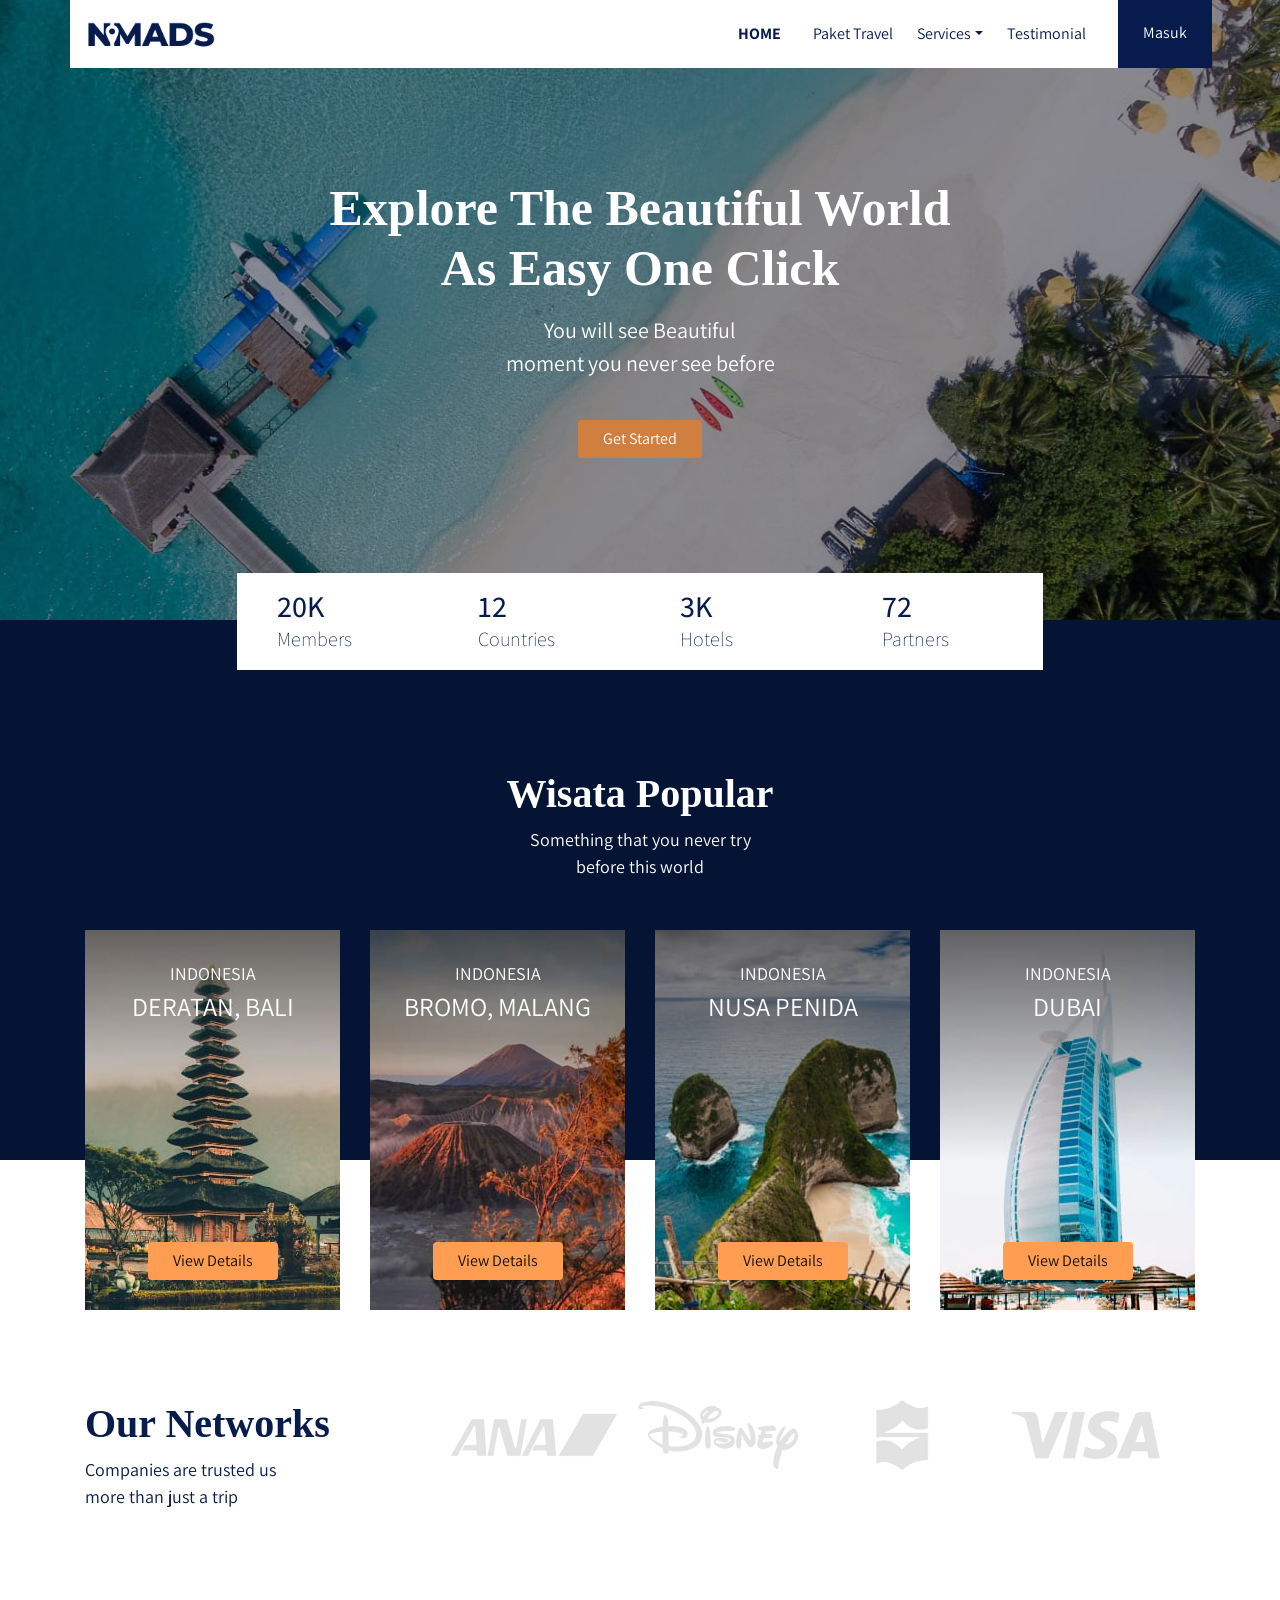
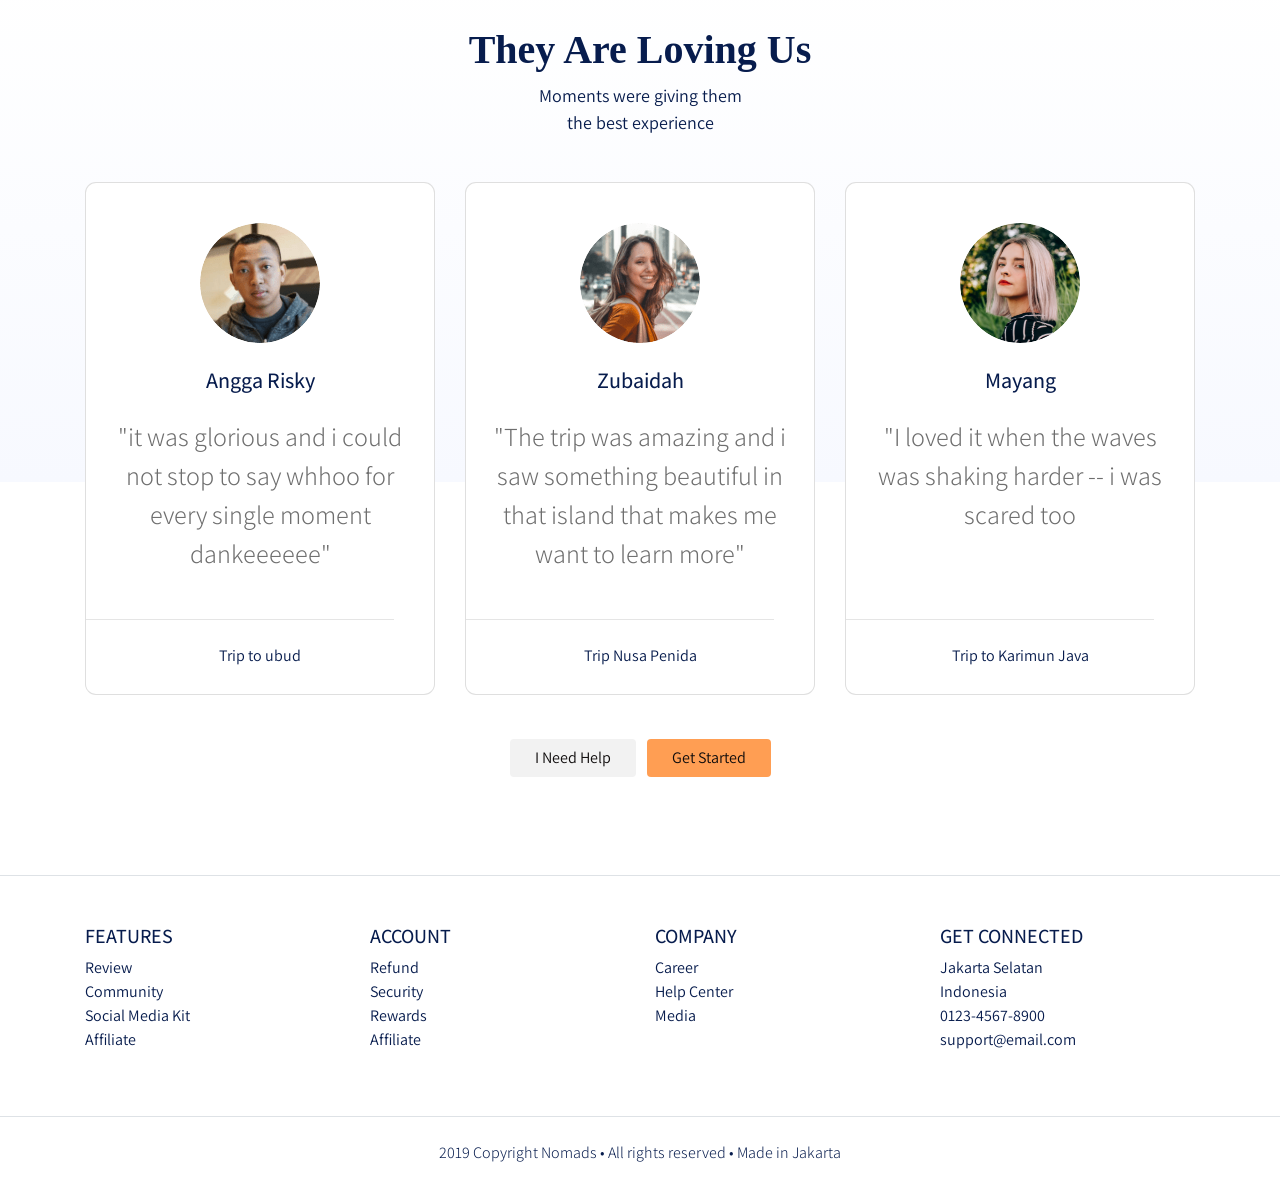
<file: index.html>
<!DOCTYPE html>
<html lang="en">
  <head>
    <meta charset="UTF-8" />
    <meta http-equiv="X-UA-Compatible" content="IE=edge" />
    <meta name="viewport" content="width=device-width, initial-scale=1.0" />
    <title>Document</title>
    <link
      rel="stylesheet"
      href="frontend/libraries/bootstrap/css/bootstrap.css"
    />
    <link rel="stylesheet" href="frontend/styles/main.css" />
    <link
      href="https://fonts.googleapis.com/css?family=Assistant:200,400,700&&display=swap"
      rel="stylesheet"
    />
  </head>

  <body>
    <!-- Navbar -->
    <div class="container">
      <nav class="row navbar navbar-expand-lg navbar-light bg-white">
        <a href="#" class="navbar-brand">
          <img src="frontend/images/logo.png" alt="" />
        </a>

        <button
          class="navbar-toggler navbar-toggler-right"
          type="button"
          data-toggle="collapse"
          data-target="#navb"
        >
          <span class="navbar-toggler-icon"></span>
        </button>

        <!-- Menu -->
        <div class="collapse navbar-collapse" id="navb">
          <ul class="navbar-nav ml-auto mr-3">
            <li class="nav-item mx-md-2">
              <a href="#" class="nav-link active">HOME</a>
            </li>
            <li class="nav-item mx-md-2">
              <a href="#" class="nav-link">Paket Travel</a>
            </li>
            <li class="nav-item dropdown">
              <a
                href="#"
                class="nav-link dropdown-toggle"
                id="navbardrop"
                data-toggle="dropdown"
              >
                Services</a
              >

              <div class="dropdown-menu">
                <a class="dropdown-item" href="#">Link 1</a>
                <a class="dropdown-item" href="#">Link 2</a>
                <a class="dropdown-item" href="#">Link 3</a>
              </div>
            </li>
            <li class="nav-item mx-md-2">
              <a href="#" class="nav-link">Testimonial</a>
            </li>
          </ul>

          <!-- Mobile Button -->
          <form class="form-inline d-sm block d-md-none">
            <button class="btn btn-login my-2 my-sm-0 px-4">Masuk</button>
          </form>

          <!-- Desktop Button -->
          <form class="form-inline my-2 my-lg-0 d-none d-md-block">
            <button class="btn btn-login btn-navbar-right my-2 my-sm-0 px-4">
              Masuk
            </button>
          </form>
        </div>
      </nav>
    </div>

    <!-- Header -->
    <header class="text-center">
      <h1>
        Explore The Beautiful World
        <br />
        As Easy One Click
      </h1>
      <p class="mt-3">
        You will see Beautiful
        <br />
        moment you never see before
      </p>
      <a href="#" class="btn btn-get-started px-4 mt-4"> Get Started </a>
    </header>

    <!-- Header Statistik -->
    <main>
      <div class="container">
        <section class="section-stats row justify-content-center" id="stats">
          <div class="col-3 col-md-2 stats-detail">
            <h2>20K</h2>
            <p>Members</p>
          </div>
          <div class="col-3 col-md-2 stats-detail">
            <h2>12</h2>
            <p>Countries</p>
          </div>
          <div class="col-3 col-md-2 stats-detail">
            <h2>3K</h2>
            <p>Hotels</p>
          </div>
          <div class="col-3 col-md-2 stats-detail">
            <h2>72</h2>
            <p>Partners</p>
          </div>
        </section>
      </div>

      <section class="section-popular" id="popular">
        <div class="container">
          <div class="row">
            <div class="col text-center section-popular-heading">
              <h2>Wisata Popular</h2>
              <p>
                Something that you never try
                <br />
                before this world
              </p>
            </div>
          </div>
        </div>
      </section>

      <section class="section-popular-content" id="popularContent">
        <div class="container">
          <div class="section-pupolar-travel row justify-content-center">
            <div class="col-sm-6 col-md-4 col-lg-3">
              <div
                class="card-travel text-center d-flex flex-column"
                style="background-image: url(frontend/images/travel-1.jpg)"
              >
                <div class="travel-country">INDONESIA</div>
                <div class="travel-location">DERATAN, BALI</div>
                <div class="travel-button mt-auto">
                  <a href="details.html" class="btn btn-travel-details px-4">
                    View Details
                  </a>
                </div>
              </div>
            </div>

            <div class="col-sm-6 col-md-4 col-lg-3">
              <div
                class="card-travel text-center d-flex flex-column"
                style="background-image: url(frontend/images/travel-2.jpg)"
              >
                <div class="travel-country">INDONESIA</div>
                <div class="travel-location">BROMO, MALANG</div>
                <div class="travel-button mt-auto">
                  <a href="details.html" class="btn btn-travel-details px-4">
                    View Details
                  </a>
                </div>
              </div>
            </div>

            <div class="col-sm-6 col-md-4 col-lg-3">
              <div
                class="card-travel text-center d-flex flex-column"
                style="background-image: url(frontend/images/travel-3.jpg)"
              >
                <div class="travel-country">INDONESIA</div>
                <div class="travel-location">NUSA PENIDA</div>
                <div class="travel-button mt-auto">
                  <a href="details.html" class="btn btn-travel-details px-4">
                    View Details
                  </a>
                </div>
              </div>
            </div>

            <div class="col-sm-6 col-md-4 col-lg-3">
              <div
                class="card-travel text-center d-flex flex-column"
                style="background-image: url(frontend/images/travel-4.jpg)"
              >
                <div class="travel-country">INDONESIA</div>
                <div class="travel-location">DUBAI</div>
                <div class="travel-button mt-auto">
                  <a href="details.html" class="btn btn-travel-details px-4">
                    View Details
                  </a>
                </div>
              </div>
            </div>
          </div>
        </div>
      </section>

      <section class="section-networks">
        <div class="container">
          <div class="row">
            <div class="col-md-4">
              <h2>Our Networks</h2>
              <p>
                Companies are trusted us
                <br />
                more than just a trip
              </p>
            </div>
            <div class="col-me-8 text-center">
              <img
                src="frontend/images/partner.png"
                alt="Logo Partner"
                class="img-partner"
              />
            </div>
          </div>
        </div>
      </section>

      <section class="section-testimonial-heading" id="testimonialHeading">
        <div class="container">
          <div class="row">
            <div class="col text-center">
              <h2>They Are Loving Us</h2>
              <p>
                Moments were giving them
                <br />
                the best experience
              </p>
            </div>
          </div>
        </div>
      </section>

      <section
        class="section section-testimonial-content"
        id="testimonial-content"
      >
        <div class="container">
          <div class="section-popular-travel row justify-content-center">
            <div class="col-sm 6 col-md-6 col-lg-4">
              <div class="card card-testimonial text-center">
                <div class="testimonial-content">
                  <img
                    src="frontend/images/avatar-1.png"
                    alt="User"
                    class="mb-4 rounded-circle"
                  />
                  <h3 class="mb-4">Angga Risky</h3>
                  <p class="testimonial">
                    "it was glorious and i could not stop to say whhoo for every
                    single moment dankeeeeee"
                  </p>
                </div>
                <hr />
                <p class="trip-tp mt-2">Trip to ubud</p>
              </div>
            </div>
            <div class="col-sm 6 col-md-6 col-lg-4">
              <div class="card card-testimonial text-center">
                <div class="testimonial-content">
                  <img
                    src="frontend/images/avatar-2.png"
                    alt="User"
                    class="mb-4 rounded-circle"
                  />
                  <h3 class="mb-4">Zubaidah</h3>
                  <p class="testimonial">
                    "The trip was amazing and i saw something beautiful in that
                    island that makes me want to learn more"
                  </p>
                </div>
                <hr />
                <p class="trip-tp mt-2">Trip Nusa Penida</p>
              </div>
            </div>
            <div class="col-sm 6 col-md-6 col-lg-4">
              <div class="card card-testimonial text-center">
                <div class="testimonial-content">
                  <img
                    src="frontend/images/avatar-3.png"
                    alt="User"
                    class="mb-4 rounded-circle"
                  />
                  <h3 class="mb-4">Mayang</h3>
                  <p class="testimonial">
                    "I loved it when the waves was shaking harder -- i was
                    scared too
                  </p>
                </div>

                <hr />
                <p class="trip-tp mt-2">Trip to Karimun Java</p>
              </div>
            </div>
          </div>

          <div class="row">
            <div class="col-12 text-center">
              <a href="#" class="btn btn-need-help px-4 mt-4 mx-1">
                I Need Help
              </a>
              <a href="#" class="btn btn-get-started px-4 mt-4 mx-1">
                Get Started
              </a>
            </div>
          </div>
        </div>
      </section>
    </main>

    <!-- Footer -->
    <footer class="section-footer mt-5 mb-4 border-top">
      <div class="container pt-5 pb-5">
        <div class="row justify-content-center">
          <div class="col-12">
            <div class="row">
              <div class="col-12 col-lg-3">
                <h5>FEATURES</h5>
                <ul class="list-unstyled">
                  <li><a href="#">Review</a></li>
                  <li><a href="#">Community</a></li>
                  <li><a href="#">Social Media Kit</a></li>
                  <li><a href="#">Affiliate</a></li>
                </ul>
              </div>
              <div class="col-12 col-lg-3">
                <h5>ACCOUNT</h5>
                <ul class="list-unstyled">
                  <li><a href="#">Refund</a></li>
                  <li><a href="#">Security</a></li>
                  <li><a href="#">Rewards</a></li>
                  <li><a href="#">Affiliate</a></li>
                </ul>
              </div>
              <div class="col-12 col-lg-3">
                <h5>COMPANY</h5>
                <ul class="list-unstyled">
                  <li><a href="#">Career</a></li>
                  <li><a href="#">Help Center</a></li>
                  <li><a href="#">Media</a></li>
                </ul>
              </div>
              <div class="col-12 col-lg-3">
                <h5>GET CONNECTED</h5>
                <ul class="list-unstyled">
                  <li><a href="#">Jakarta Selatan</a></li>
                  <li><a href="#">Indonesia</a></li>
                  <li><a href="#">0123-4567-8900</a></li>
                  <li><a href="#">support@email.com</a></li>
                </ul>
              </div>
            </div>
          </div>
        </div>
      </div>

      <div class="container-fluid">
        <div
          class="row border-top justify-content-center align-items-center pt-4"
        >
          <div class="col-auto text-gray-500 font-weight-light">
            2019 Copyright Nomads • All rights reserved • Made in Jakarta
          </div>
        </div>
      </div>
    </footer>
    <!-- Script -->
    <script src="frontend/libraries/jquery/jquery-3.4.1.min.js"></script>
    <script src="frontend/libraries/bootstrap/js/bootstrap.js"></script>
    <script src="frontend/libraries/retina/retina.min.js"></script>
  </body>
</html>
</file>
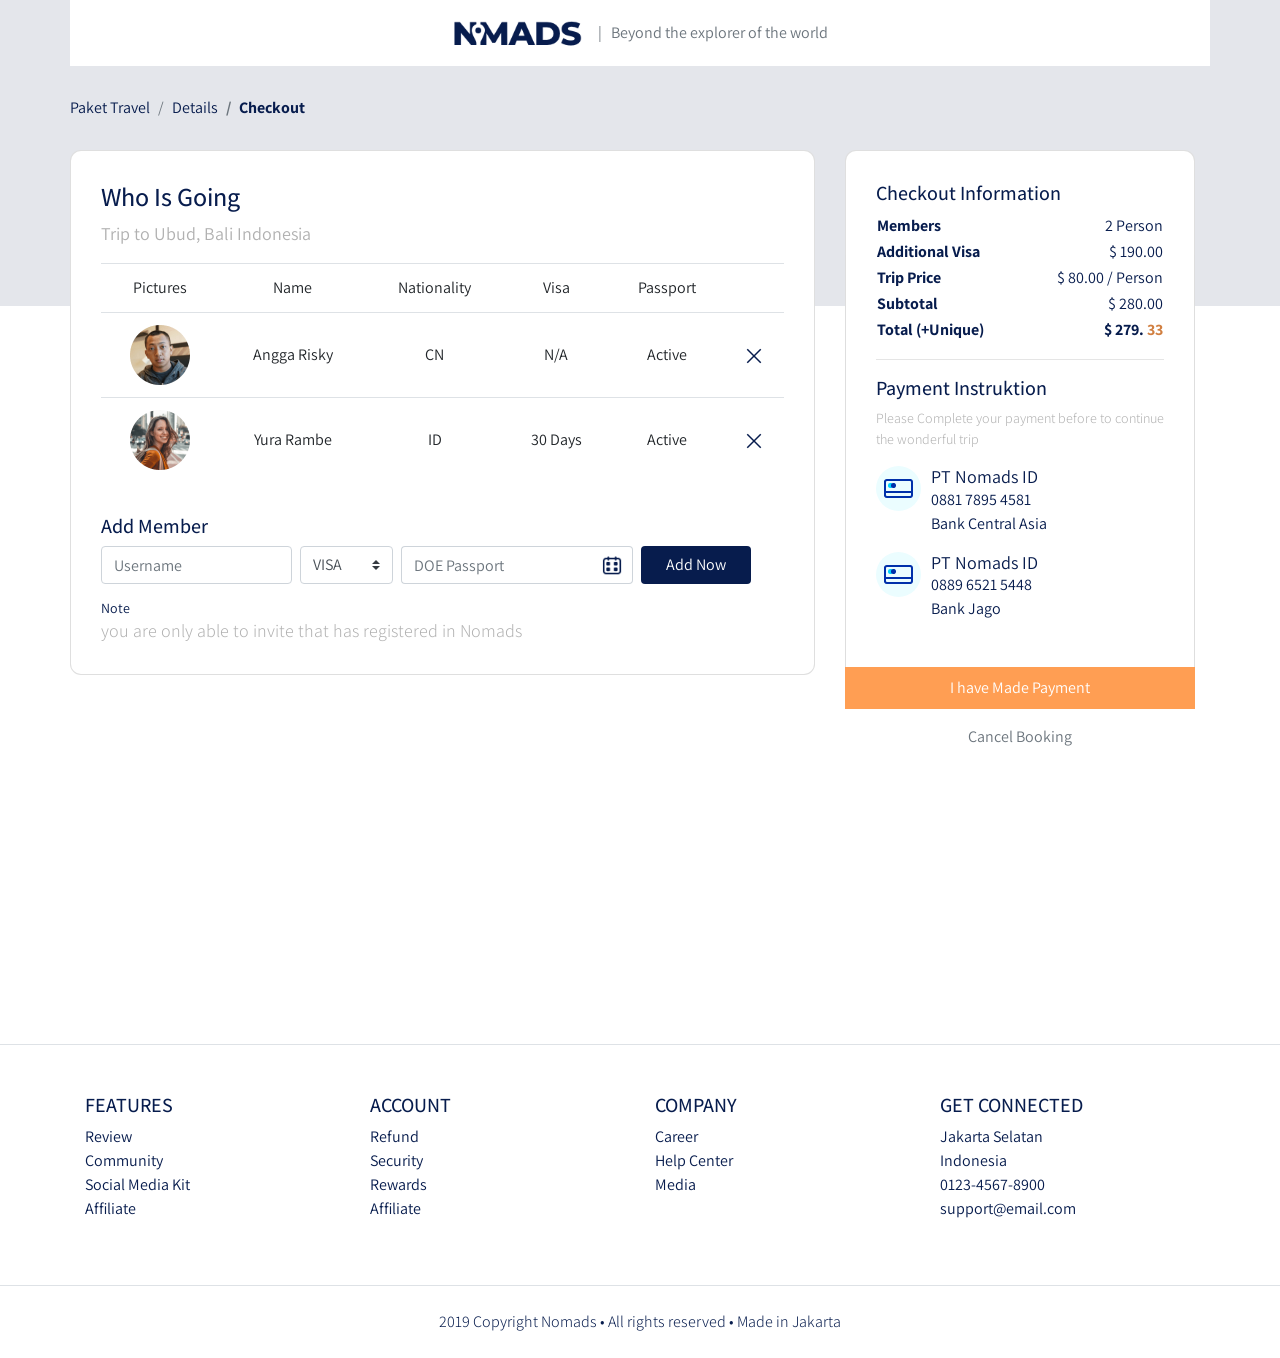
<file: checkout.html>
<!DOCTYPE html>
<html lang="en">
  <head>
    <meta charset="UTF-8" />
    <meta http-equiv="X-UA-Compatible" content="IE=edge" />
    <meta name="viewport" content="width=device-width, initial-scale=1.0" />
    <title>Document</title>
    <link
      rel="stylesheet"
      href="frontend/libraries/bootstrap/css/bootstrap.css"
    />
    <link rel="stylesheet" href="frontend/libraries/xzoom/xzoom.css" />
    <link rel="stylesheet" href="frontend/libraries/gijgo/css/gijgo.min.css" />
    <link rel="stylesheet" href="frontend/styles/main.css" />
    <link
      href="https://fonts.googleapis.com/css?family=Assistant:200,400,700&&display=swap"
      rel="stylesheet"
    />
  </head>

  <body>
    <!-- Navbar -->
    <div class="container">
      <nav class="row navbar navbar-expand-lg navbar-light bg-white">
        <div class="navbar-nav ml-auto mr-auto mr-sm-auto mr-lg-0 mr-md-auto">
          <a href="index.html" class="navbar-brand">
            <img src="frontend/images/logo.png" alt="" />
          </a>
        </div>
        <ul class="navbar-nav mr-auto d-none d-lg-block">
          <li>
            <span class="text-muted">
              | &nbsp; Beyond the explorer of the world
            </span>
          </li>
        </ul>
      </nav>
    </div>

    <main>
      <section class="section-details-headers"></section>
      <section class="section-details-content">
        <div class="container">
          <div class="row">
            <div class="col p-0">
              <nav>
                <ol class="breadcrumb">
                  <li class="breadcrumb-item">Paket Travel</li>
                  <li class="breadcrumb-item">Details</li>
                  <li class="breadcrumb-item active">Checkout</li>
                </ol>
              </nav>
            </div>
          </div>
          <div class="row">
            <div class="col-lg-8 pl-lg-0">
              <div class="card card-details">
                <h1>Who Is Going</h1>
                <p>Trip to Ubud, Bali Indonesia</p>
                <div class="attendae">
                  <table class="table table-responsive-sm text-center">
                    <thead>
                      <tr>
                        <td>Pictures</td>
                        <td>Name</td>
                        <td>Nationality</td>
                        <td>Visa</td>
                        <td>Passport</td>
                        <td></td>
                      </tr>
                    </thead>
                    <tbody>
                      <tr>
                        <td>
                          <img
                            src="frontend/images/avatar-1.png"
                            alt=""
                            height="60"
                          />
                        </td>
                        <td class="align-middle">Angga Risky</td>
                        <td class="align-middle">CN</td>
                        <td class="align-middle">N/A</td>
                        <td class="align-middle">Active</td>
                        <td class="align-middle">
                          <a href="#">
                            <img src="frontend/images/ic_remove.png" alt="" />
                          </a>
                        </td>
                      </tr>
                      <tr>
                        <td>
                          <img
                            src="frontend/images/avatar-2.png"
                            alt=""
                            height="60"
                          />
                        </td>
                        <td class="align-middle">Yura Rambe</td>
                        <td class="align-middle">ID</td>
                        <td class="align-middle">30 Days</td>
                        <td class="align-middle">Active</td>
                        <td class="align-middle">
                          <a href="#">
                            <img src="frontend/images/ic_remove.png" alt="" />
                          </a>
                        </td>
                      </tr>
                    </tbody>
                  </table>
                </div>
                <div class="member mt-3">
                  <h2>Add Member</h2>
                  <form class="form-inline">
                    <label for="inputUsername" class="sr-only">Name</label>
                    <input
                      type="text"
                      name="inputUsername"
                      class="form-control mb-2 mr-sm-2"
                      id="inputUsername"
                      placeholder="Username"
                    />

                    <label for="inputVisa" class="sr-only">Visa</label>
                    <select
                      name="inputVisa"
                      id="inputVisa"
                      class="custom-select mb-2 mr-sm-2"
                    >
                      <option value="VISA" selected>VISA</option>
                      <option value="30 Days">30 Days</option>
                      <option value="N/A">N/A</option>
                    </select>

                    <label for="doePassport" class="sr-only"
                      >DOE Passport</label
                    >
                    <div class="input-group mb-2 mr-sm-2">
                      <input
                        type="text"
                        class="form-control datepicker"
                        id="doePassport"
                        placeholder="DOE Passport"
                      />
                    </div>

                    <button type="submit" class="btn btn-add-now mb-2 px-4">
                      Add Now
                    </button>
                  </form>
                  <h3 class="mt-2 mb-0">Note</h3>
                  <p class="disclaimer mb-0">
                    you are only able to invite that has registered in Nomads
                  </p>
                </div>
              </div>
            </div>
            <div class="col-lg-4">
              <div class="card card-details card-right">
                <h2>Checkout Information</h2>
                <table class="trip-information">
                  <tr>
                    <th width="50%">Members</th>
                    <td width="50%" class="text-right">2 Person</td>
                  </tr>
                  <tr>
                    <th width="50%">Additional Visa</th>
                    <td width="50%" class="text-right">$ 190.00</td>
                  </tr>
                  <tr>
                    <th width="50%">Trip Price</th>
                    <td width="50%" class="text-right">$ 80.00 / Person</td>
                  </tr>
                  <tr>
                    <th width="50%">Subtotal</th>
                    <td width="50%" class="text-right">$ 280.00</td>
                  </tr>
                  <tr>
                    <th width="50%">Total (+Unique)</th>
                    <td width="50%" class="text-right text-total">
                      <span class="text-blue">$ 279.</span>
                      <span class="text-orange">33</span>
                    </td>
                  </tr>
                </table>
                <hr />
                <h2>Payment Instruktion</h2>
                <p class="payment-instruction">
                  Please Complete your payment before to continue the wonderful
                  trip
                </p>
                <div class="bank">
                  <div class="bank-item pb-3">
                    <img
                      src="frontend/images/ic_bank.png"
                      alt=""
                      class="bank-image"
                    />
                    <div class="description">
                      <h3>PT Nomads ID</h3>
                      <p>
                        0881 7895 4581
                        <br />
                        Bank Central Asia
                      </p>
                    </div>
                    <div class="clearfix"></div>
                  </div>
                  <div class="bank-item pb-3">
                    <img
                      src="frontend/images/ic_bank.png"
                      alt=""
                      class="bank-image"
                    />
                    <div class="description">
                      <h3>PT Nomads ID</h3>
                      <p>
                        0889 6521 5448
                        <br />
                        Bank Jago
                      </p>
                    </div>
                    <div class="clearfix"></div>
                  </div>
                </div>
              </div>
              <div class="join-container">
                <a href="success.html" class="btn btn-block btn-join-now mt-3 py-2">
                  I have Made Payment
                </a>
              </div>
              <div class="text-center mt-3">
                <a href="details.html" class="text-muted">
                  Cancel Booking
                </a>
              </div>
            </div>
          </div>
        </div>
      </section>
    </main>

    <!-- Footer -->
    <footer class="section-footer mt-5 mb-4 border-top">
      <div class="container pt-5 pb-5">
        <div class="row justify-content-center">
          <div class="col-12">
            <div class="row">
              <div class="col-12 col-lg-3">
                <h5>FEATURES</h5>
                <ul class="list-unstyled">
                  <li><a href="#">Review</a></li>
                  <li><a href="#">Community</a></li>
                  <li><a href="#">Social Media Kit</a></li>
                  <li><a href="#">Affiliate</a></li>
                </ul>
              </div>
              <div class="col-12 col-lg-3">
                <h5>ACCOUNT</h5>
                <ul class="list-unstyled">
                  <li><a href="#">Refund</a></li>
                  <li><a href="#">Security</a></li>
                  <li><a href="#">Rewards</a></li>
                  <li><a href="#">Affiliate</a></li>
                </ul>
              </div>
              <div class="col-12 col-lg-3">
                <h5>COMPANY</h5>
                <ul class="list-unstyled">
                  <li><a href="#">Career</a></li>
                  <li><a href="#">Help Center</a></li>
                  <li><a href="#">Media</a></li>
                </ul>
              </div>
              <div class="col-12 col-lg-3">
                <h5>GET CONNECTED</h5>
                <ul class="list-unstyled">
                  <li><a href="#">Jakarta Selatan</a></li>
                  <li><a href="#">Indonesia</a></li>
                  <li><a href="#">0123-4567-8900</a></li>
                  <li><a href="#">support@email.com</a></li>
                </ul>
              </div>
            </div>
          </div>
        </div>
      </div>

      <div class="container-fluid">
        <div
          class="row border-top justify-content-center align-items-center pt-4"
        >
          <div class="col-auto text-gray-500 font-weight-light">
            2019 Copyright Nomads • All rights reserved • Made in Jakarta
          </div>
        </div>
      </div>
    </footer>

    <!-- Script -->
    <script src="frontend/libraries/jquery/jquery-3.4.1.min.js"></script>
    <script src="frontend/libraries/bootstrap/js/bootstrap.js"></script>
    <script src="frontend/libraries/retina/retina.min.js"></script>
    <script src="frontend/libraries/xzoom/xzoom.min.js"></script>
    <script src="frontend/libraries/gijgo/js/gijgo.min.js"></script>
    <script>
      $(document).ready(function () {
        $(".xzoom, .xzoom-gallery").xzoom({
          zoomWidth: 500,
          title: false,
          tint: "#333",
          Xoffset: 15,
        });

        $(".datepicker").datepicker({
          uiLibrary: "bootstrap4",
          icons: {
            rightIcon: '<img src="frontend/images/ic_doe.png" alt="" />',
          },
        });
      });
    </script>
  </body>
</html>
</file>
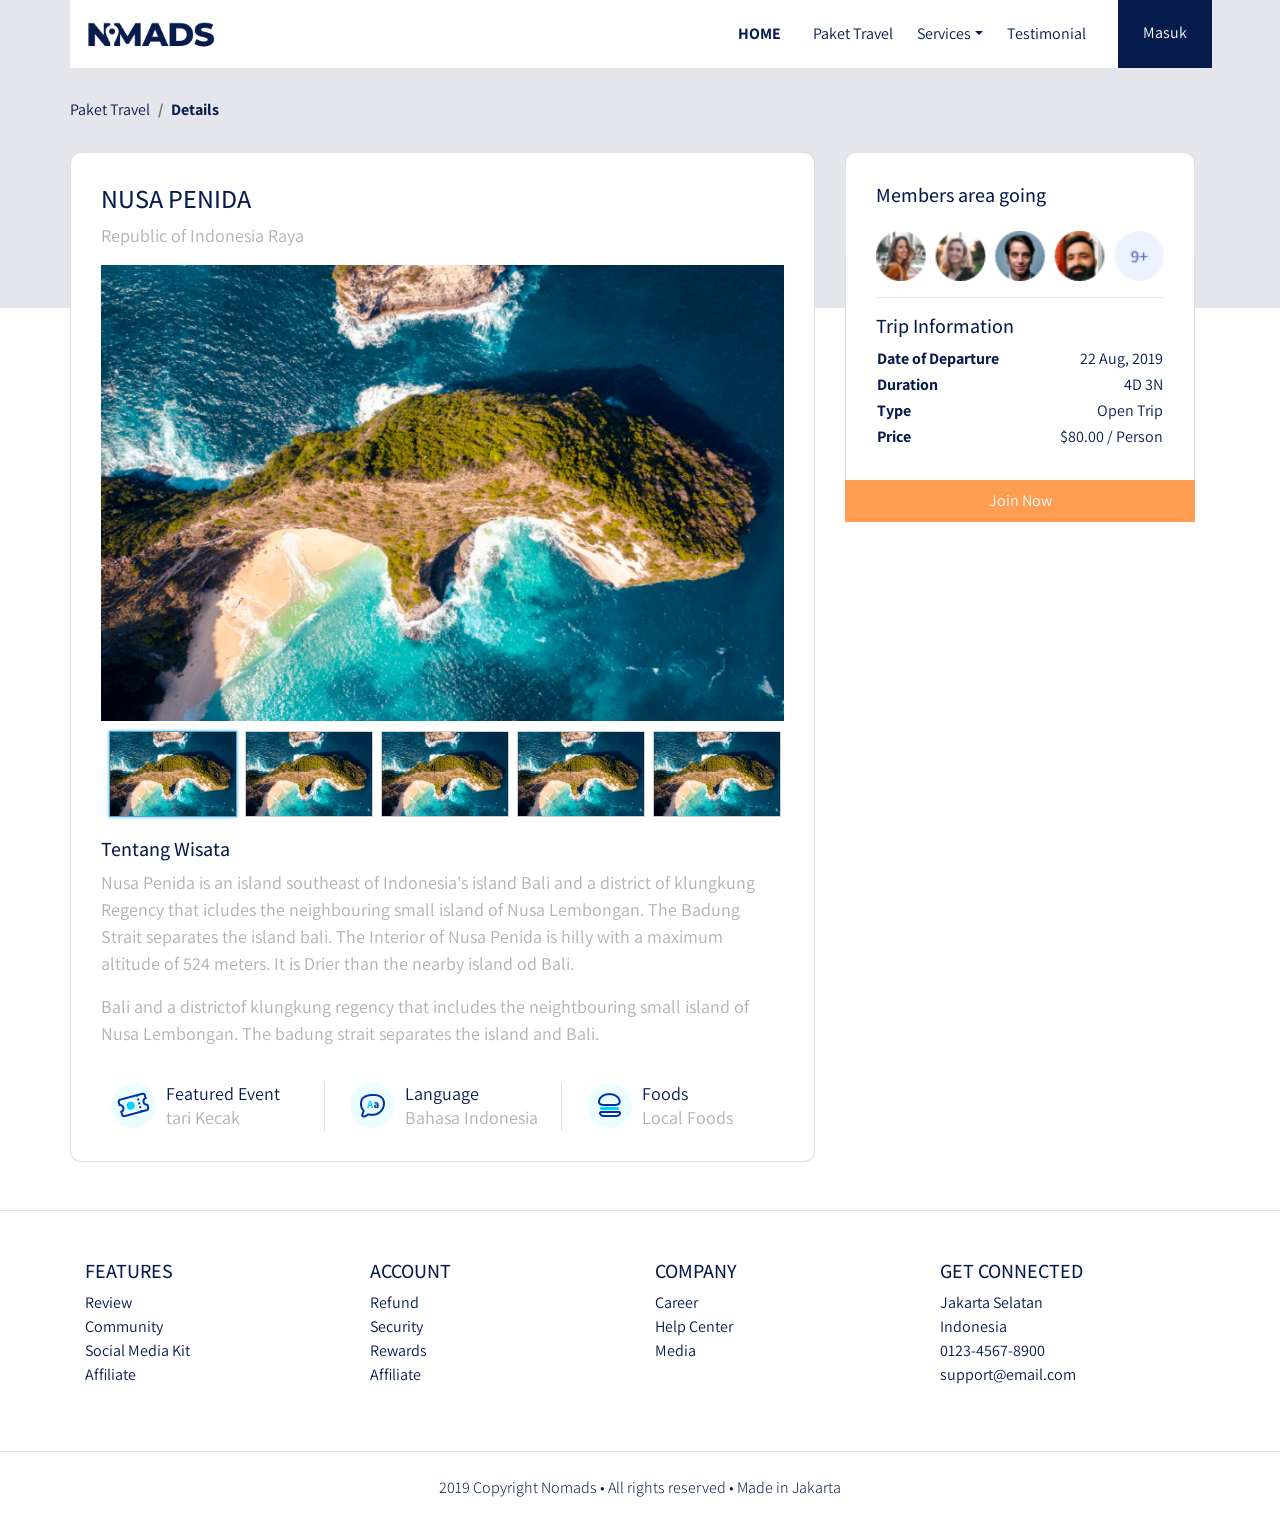
<file: details.html>
<!DOCTYPE html>
<html lang="en">
  <head>
    <meta charset="UTF-8" />
    <meta http-equiv="X-UA-Compatible" content="IE=edge" />
    <meta name="viewport" content="width=device-width, initial-scale=1.0" />
    <title>Document</title>
    <link
      rel="stylesheet"
      href="frontend/libraries/bootstrap/css/bootstrap.css"
    />
    <link rel="stylesheet" href="frontend/libraries/xzoom/xzoom.css" />
    <link rel="stylesheet" href="frontend/styles/main.css" />
    <link
      href="https://fonts.googleapis.com/css?family=Assistant:200,400,700&&display=swap"
      rel="stylesheet"
    />
  </head>

  <body>
    <!-- Navbar -->
    <div class="container">
      <nav class="row navbar navbar-expand-lg navbar-light bg-white">
        <a href="#" class="navbar-brand">
          <img src="frontend/images/logo.png" alt="" />
        </a>

        <button
          class="navbar-toggler navbar-toggler-right"
          type="button"
          data-toggle="collapse"
          data-target="#navb"
        >
          <span class="navbar-toggler-icon"></span>
        </button>

        <!-- Menu -->
        <div class="collapse navbar-collapse" id="navb">
          <ul class="navbar-nav ml-auto mr-3">
            <li class="nav-item mx-md-2">
              <a href="#" class="nav-link active">HOME</a>
            </li>
            <li class="nav-item mx-md-2">
              <a href="#" class="nav-link">Paket Travel</a>
            </li>
            <li class="nav-item dropdown">
              <a
                href="#"
                class="nav-link dropdown-toggle"
                id="navbardrop"
                data-toggle="dropdown"
              >
                Services</a
              >

              <div class="dropdown-menu">
                <a class="dropdown-item" href="#">Link 1</a>
                <a class="dropdown-item" href="#">Link 2</a>
                <a class="dropdown-item" href="#">Link 3</a>
              </div>
            </li>
            <li class="nav-item mx-md-2">
              <a href="#" class="nav-link">Testimonial</a>
            </li>
          </ul>

          <!-- Mobile Button -->
          <form class="form-inline d-sm block d-md-none">
            <button class="btn btn-login my-2 my-sm-0 px-4">Masuk</button>
          </form>

          <!-- Desktop Button -->
          <form class="form-inline my-2 my-lg-0 d-none d-md-block">
            <button class="btn btn-login btn-navbar-right my-2 my-sm-0 px-4">
              Masuk
            </button>
          </form>
        </div>
      </nav>
    </div>

    <main>
      <section class="section-details-headers"></section>
      <section class="section-details-content">
        <div class="container">
          <div class="row">
            <div class="col p-0">
              <nav>
                <ol class="breadcrumb">
                  <li class="breadcrumb-item">Paket Travel</li>
                  <li class="breadcrumb-item active">Details</li>
                </ol>
              </nav>
            </div>
          </div>
          <div class="row">
            <div class="col-lg-8 pl-lg-0">
              <div class="card card-details">
                <h1>NUSA PENIDA</h1>
                <p>Republic of Indonesia Raya</p>
                <div class="gallery">
                  <div class="xzoom-container">
                    <img
                      src="frontend/images/details-1.jpg"
                      alt=""
                      class="xzoom"
                      id="xzoom-default"
                      xoriginal="frontend/images/details-1.jpg"
                    />
                  </div>
                  <div class="xzoom-thumbs">
                    <a href="frontend/images/details-1.jpg">
                      <img
                        src="frontend/images/details-1.jpg"
                        alt=""
                        class="xzoom-gallery"
                        width="128"
                        xpreview="frontend/images/details-1.jpg"
                      />
                    </a>
                    <a href="frontend/images/details-1.jpg">
                      <img
                        src="frontend/images/details-1.jpg"
                        alt=""
                        class="xzoom-gallery"
                        width="128"
                        xpreview="frontend/images/details-1.jpg"
                      />
                    </a>
                    <a href="frontend/images/details-1.jpg">
                      <img
                        src="frontend/images/details-1.jpg"
                        alt=""
                        class="xzoom-gallery"
                        width="128"
                        xpreview="frontend/images/details-1.jpg"
                      />
                    </a>
                    <a href="frontend/images/details-1.jpg">
                      <img
                        src="frontend/images/details-1.jpg"
                        alt=""
                        class="xzoom-gallery"
                        width="128"
                        xpreview="frontend/images/details-1.jpg"
                      />
                    </a>
                    <a href="frontend/images/details-1.jpg">
                      <img
                        src="frontend/images/details-1.jpg"
                        alt=""
                        class="xzoom-gallery"
                        width="128"
                        xpreview="frontend/images/details-1.jpg"
                      />
                    </a>
                  </div>
                </div>
                <h2>Tentang Wisata</h2>
                <p>
                  Nusa Penida is an island southeast of Indonesia's island Bali
                  and a district of klungkung Regency that icludes the
                  neighbouring small island of Nusa Lembongan. The Badung Strait
                  separates the island bali. The Interior of Nusa Penida is
                  hilly with a maximum altitude of 524 meters. It is Drier than
                  the nearby island od Bali.
                </p>
                <p>
                  Bali and a districtof klungkung regency that includes the
                  neightbouring small island of Nusa Lembongan. The badung
                  strait separates the island and Bali.
                </p>
                <div class="features row">
                  <div class="col-md-4">
                    <div class="description">
                      <img
                        src="frontend/images/ic_event.png"
                        alt=""
                        class="features-image"
                      />
                      <div class="description">
                        <h3>Featured Event</h3>
                        <p>tari Kecak</p>
                      </div>
                    </div>
                  </div>
                  <div class="col-md-4 border-left">
                    <div class="description">
                      <img
                        src="frontend/images/ic_bahasa.png"
                        alt=""
                        class="features-image"
                      />
                      <div class="description">
                        <h3>Language</h3>
                        <p>Bahasa Indonesia</p>
                      </div>
                    </div>
                  </div>
                  <div class="col-md-4 border-left">
                    <div class="description">
                      <img
                        src="frontend/images/ic_foods.png"
                        alt=""
                        class="features-image"
                      />
                      <div class="description">
                        <h3>Foods</h3>
                        <p>Local Foods</p>
                      </div>
                    </div>
                  </div>
                </div>
              </div>
            </div>
            <div class="col-lg-4">
              <div class="card card-details card-right">
                <h2>Members area going</h2>
                <div class="members my-2"></div>
                <img src="frontend/images/members.png" alt="" class="member-image">
                <hr />
                <h2>Trip Information</h2>
                <table class="trip-information">
                  <tr>
                    <th width="50%">Date of Departure</th>
                    <td width="50%" class="text-right">22 Aug, 2019</td>
                  </tr>
                  <tr>
                    <th width="50%">Duration</th>
                    <td width="50%" class="text-right">4D 3N</td>
                  </tr>
                  <tr>
                    <th width="50%">Type</th>
                    <td width="50%" class="text-right">Open Trip</td>
                  </tr>
                  <tr>
                    <th width="50%">Price</th>
                    <td width="50%" class="text-right">$80.00 / Person</td>
                  </tr>
                </table>
              </div>
              <div class="join-container">
                <a href="checkout.html" class="btn btn-block btn-join-now mt-3 py-2">
                  Join Now
                </a>
              </div>
            </div>
          </div>
        </div>
      </section>
    </main>

    <!-- Footer -->
    <footer class="section-footer mt-5 mb-4 border-top">
      <div class="container pt-5 pb-5">
        <div class="row justify-content-center">
          <div class="col-12">
            <div class="row">
              <div class="col-12 col-lg-3">
                <h5>FEATURES</h5>
                <ul class="list-unstyled">
                  <li><a href="#">Review</a></li>
                  <li><a href="#">Community</a></li>
                  <li><a href="#">Social Media Kit</a></li>
                  <li><a href="#">Affiliate</a></li>
                </ul>
              </div>
              <div class="col-12 col-lg-3">
                <h5>ACCOUNT</h5>
                <ul class="list-unstyled">
                  <li><a href="#">Refund</a></li>
                  <li><a href="#">Security</a></li>
                  <li><a href="#">Rewards</a></li>
                  <li><a href="#">Affiliate</a></li>
                </ul>
              </div>
              <div class="col-12 col-lg-3">
                <h5>COMPANY</h5>
                <ul class="list-unstyled">
                  <li><a href="#">Career</a></li>
                  <li><a href="#">Help Center</a></li>
                  <li><a href="#">Media</a></li>
                </ul>
              </div>
              <div class="col-12 col-lg-3">
                <h5>GET CONNECTED</h5>
                <ul class="list-unstyled">
                  <li><a href="#">Jakarta Selatan</a></li>
                  <li><a href="#">Indonesia</a></li>
                  <li><a href="#">0123-4567-8900</a></li>
                  <li><a href="#">support@email.com</a></li>
                </ul>
              </div>
            </div>
          </div>
        </div>
      </div>

      <div class="container-fluid">
        <div
          class="row border-top justify-content-center align-items-center pt-4"
        >
          <div class="col-auto text-gray-500 font-weight-light">
            2019 Copyright Nomads • All rights reserved • Made in Jakarta
          </div>
        </div>
      </div>
    </footer>

    <!-- Script -->
    <script src="frontend/libraries/jquery/jquery-3.4.1.min.js"></script>
    <script src="frontend/libraries/bootstrap/js/bootstrap.js"></script>
    <script src="frontend/libraries/retina/retina.min.js"></script>
    <script src="frontend/libraries/xzoom/xzoom.min.js"></script>
    <script>
      $(document).ready(function () {
        $(".xzoom, .xzoom-gallery").xzoom({
          zoomWidth: 500,
          title: false,
          tint: "#333",
          Xoffset: 15,
        });
      });
    </script>
  </body>
</html>
</file>
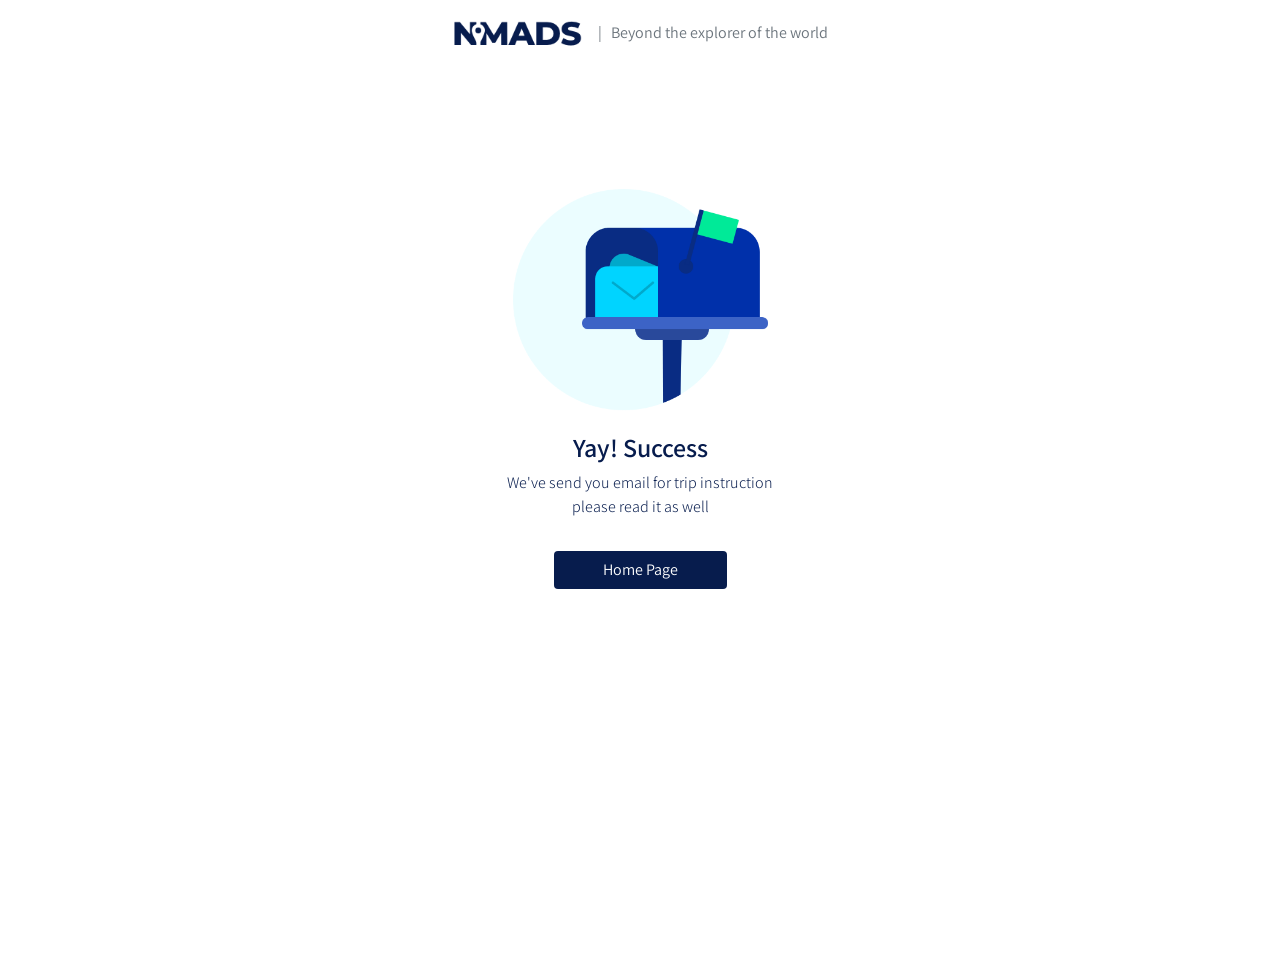
<file: success.html>
<!DOCTYPE html>
<html lang="en">
  <head>
    <meta charset="UTF-8" />
    <meta http-equiv="X-UA-Compatible" content="IE=edge" />
    <meta name="viewport" content="width=device-width, initial-scale=1.0" />
    <title>Document</title>
    <link
      rel="stylesheet"
      href="frontend/libraries/bootstrap/css/bootstrap.css"
    />
    <link rel="stylesheet" href="frontend/libraries/xzoom/xzoom.css" />
    <link rel="stylesheet" href="frontend/libraries/gijgo/css/gijgo.min.css" />
    <link rel="stylesheet" href="frontend/styles/main.css" />
    <link
      href="https://fonts.googleapis.com/css?family=Assistant:200,400,700&&display=swap"
      rel="stylesheet"
    />
  </head>

  <body>
    <!-- Navbar -->
    <div class="container">
      <nav class="row navbar navbar-expand-lg navbar-light bg-white">
        <div class="navbar-nav ml-auto mr-auto mr-sm-auto mr-lg-0 mr-md-auto">
          <a href="index.html" class="navbar-brand">
            <img src="frontend/images/logo.png" alt="" />
          </a>
        </div>
        <ul class="navbar-nav mr-auto d-none d-lg-block">
          <li>
            <span class="text-muted">
              | &nbsp; Beyond the explorer of the world
            </span>
          </li>
        </ul>
      </nav>
    </div>

    <main>
      <div class="section-success d-flex align-item-center">
        <div class="col text-center">
          <img src="frontend/images/ic_mail.png" alt="">
          <h1>Yay! Success</h1>
          <p>
            We've send you email for trip instruction
            <br>
            please read it as well
          </p>
          <a href="index.html" class="btn btn-home-page mt-3 px-5">
            Home Page
          </a>
        </div>
      </div>
    </main>

    <!-- Script -->
    <script src="frontend/libraries/jquery/jquery-3.4.1.min.js"></script>
    <script src="frontend/libraries/bootstrap/js/bootstrap.js"></script>
    <script src="frontend/libraries/retina/retina.min.js"></script>
    <script src="frontend/libraries/xzoom/xzoom.min.js"></script>
    <script src="frontend/libraries/gijgo/js/gijgo.min.js"></script>
    <script>
      $(document).ready(function () {
        $(".xzoom, .xzoom-gallery").xzoom({
          zoomWidth: 500,
          title: false,
          tint: "#333",
          Xoffset: 15,
        });

        $(".datepicker").datepicker({
          uiLibrary: "bootstrap4",
          icons: {
            rightIcon: '<img src="frontend/images/ic_doe.png" alt="" />',
          },
        });
      });
    </script>
  </body>
</html>
</file>
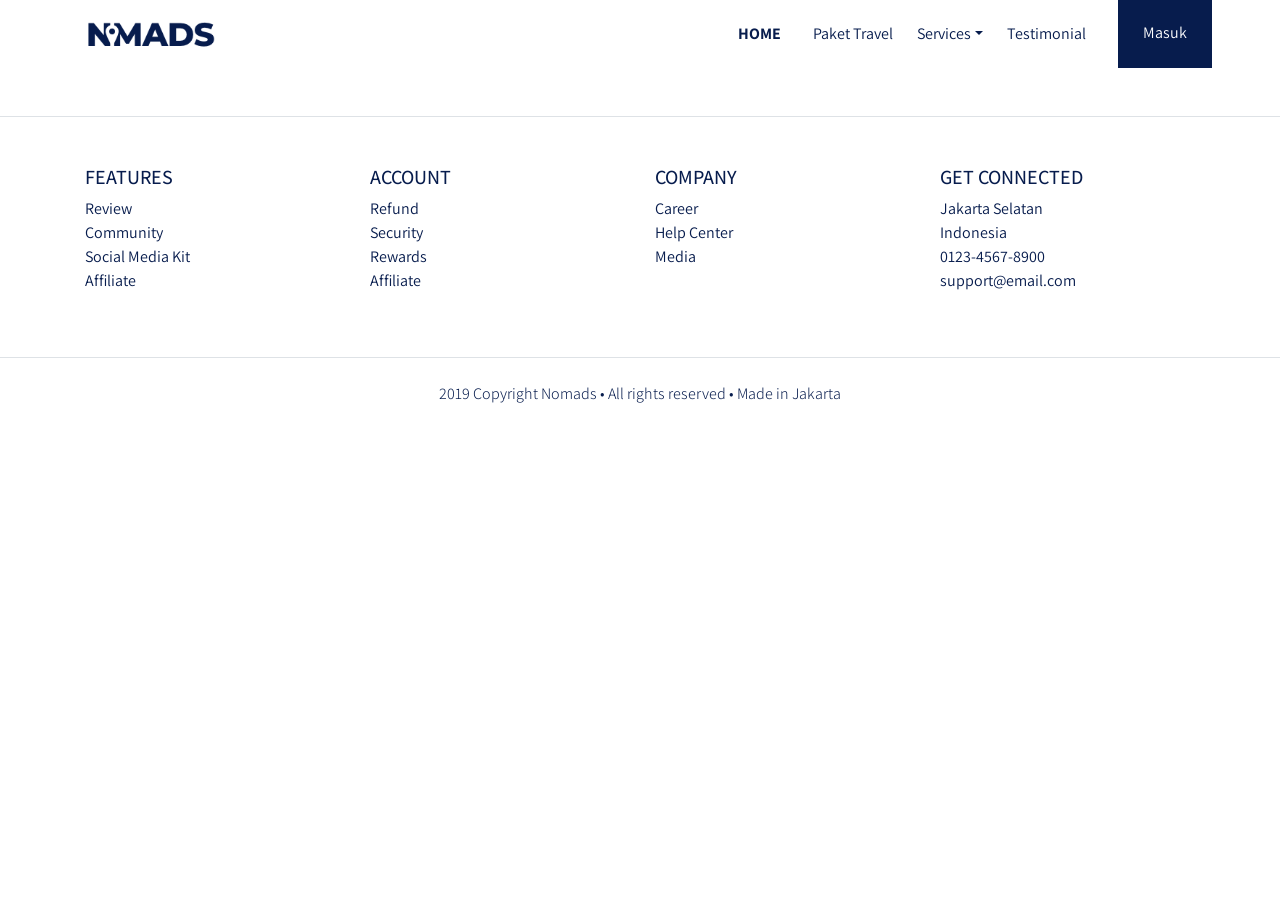
<file: public/details.html>
<!DOCTYPE html>
<html lang="en">
  <head>
    <meta charset="UTF-8" />
    <meta http-equiv="X-UA-Compatible" content="IE=edge" />
    <meta name="viewport" content="width=device-width, initial-scale=1.0" />
    <title>Document</title>
    <link
      rel="stylesheet"
      href="frontend/libraries/bootstrap/css/bootstrap.css"
    />
    <link rel="stylesheet" href="frontend/styles/main.css" />
    <link
      href="https://fonts.googleapis.com/css?family=Assistant:200,400,700&&display=swap"
      rel="stylesheet"
    />
  </head>

  <body>
    <!-- Navbar -->
    <div class="container">
      <nav class="row navbar navbar-expand-lg navbar-light bg-white">
        <a href="#" class="navbar-brand">
          <img src="frontend/images/logo.png" alt="" />
        </a>

        <button
          class="navbar-toggler navbar-toggler-right"
          type="button"
          data-toggle="collapse"
          data-target="#navb"
        >
          <span class="navbar-toggler-icon"></span>
        </button>

        <!-- Menu -->
        <div class="collapse navbar-collapse" id="navb">
          <ul class="navbar-nav ml-auto mr-3">
            <li class="nav-item mx-md-2">
              <a href="#" class="nav-link active">HOME</a>
            </li>
            <li class="nav-item mx-md-2">
              <a href="#" class="nav-link">Paket Travel</a>
            </li>
            <li class="nav-item dropdown">
              <a
                href="#"
                class="nav-link dropdown-toggle"
                id="navbardrop"
                data-toggle="dropdown"
              >
                Services</a
              >

              <div class="dropdown-menu">
                <a class="dropdown-item" href="#">Link 1</a>
                <a class="dropdown-item" href="#">Link 2</a>
                <a class="dropdown-item" href="#">Link 3</a>
              </div>
            </li>
            <li class="nav-item mx-md-2">
              <a href="#" class="nav-link">Testimonial</a>
            </li>
          </ul>

          <!-- Mobile Button -->
          <form class="form-inline d-sm block d-md-none">
            <button class="btn btn-login my-2 my-sm-0 px-4">Masuk</button>
          </form>

          <!-- Desktop Button -->
          <form class="form-inline my-2 my-lg-0 d-none d-md-block">
            <button class="btn btn-login btn-navbar-right my-2 my-sm-0 px-4">
              Masuk
            </button>
          </form>
        </div>
      </nav>
    </div>



    <!-- Footer -->
    <footer class="section-footer mt-5 mb-4 border-top">
      <div class="container pt-5 pb-5">
        <div class="row justify-content-center">
          <div class="col-12">
            <div class="row">
              <div class="col-12 col-lg-3">
                <h5>FEATURES</h5>
                <ul class="list-unstyled">
                  <li><a href="#">Review</a></li>
                  <li><a href="#">Community</a></li>
                  <li><a href="#">Social Media Kit</a></li>
                  <li><a href="#">Affiliate</a></li>
                </ul>
              </div>
              <div class="col-12 col-lg-3">
                <h5>ACCOUNT</h5>
                <ul class="list-unstyled">
                  <li><a href="#">Refund</a></li>
                  <li><a href="#">Security</a></li>
                  <li><a href="#">Rewards</a></li>
                  <li><a href="#">Affiliate</a></li>
                </ul>
              </div>
              <div class="col-12 col-lg-3">
                <h5>COMPANY</h5>
                <ul class="list-unstyled">
                  <li><a href="#">Career</a></li>
                  <li><a href="#">Help Center</a></li>
                  <li><a href="#">Media</a></li>
                </ul>
              </div>
              <div class="col-12 col-lg-3">
                <h5>GET CONNECTED</h5>
                <ul class="list-unstyled">
                  <li><a href="#">Jakarta Selatan</a></li>
                  <li><a href="#">Indonesia</a></li>
                  <li><a href="#">0123-4567-8900</a></li>
                  <li><a href="#">support@email.com</a></li>
                </ul>
              </div>
            </div>
          </div>
        </div>
      </div>

      <div class="container-fluid">
        <div
          class="row border-top justify-content-center align-items-center pt-4"
        >
          <div class="col-auto text-gray-500 font-weight-light">
            2019 Copyright Nomads • All rights reserved • Made in Jakarta
          </div>
        </div>
      </div>
    </footer>

    <!-- Script -->
    <script src="frontend/libraries/jquery/jquery-3.4.1.min.js"></script>
    <script src="frontend/libraries/bootstrap/js/bootstrap.js"></script>
    <script src="frontend/libraries/retina/retina.min.js"></script>
    
  </body>
</html>
</file>
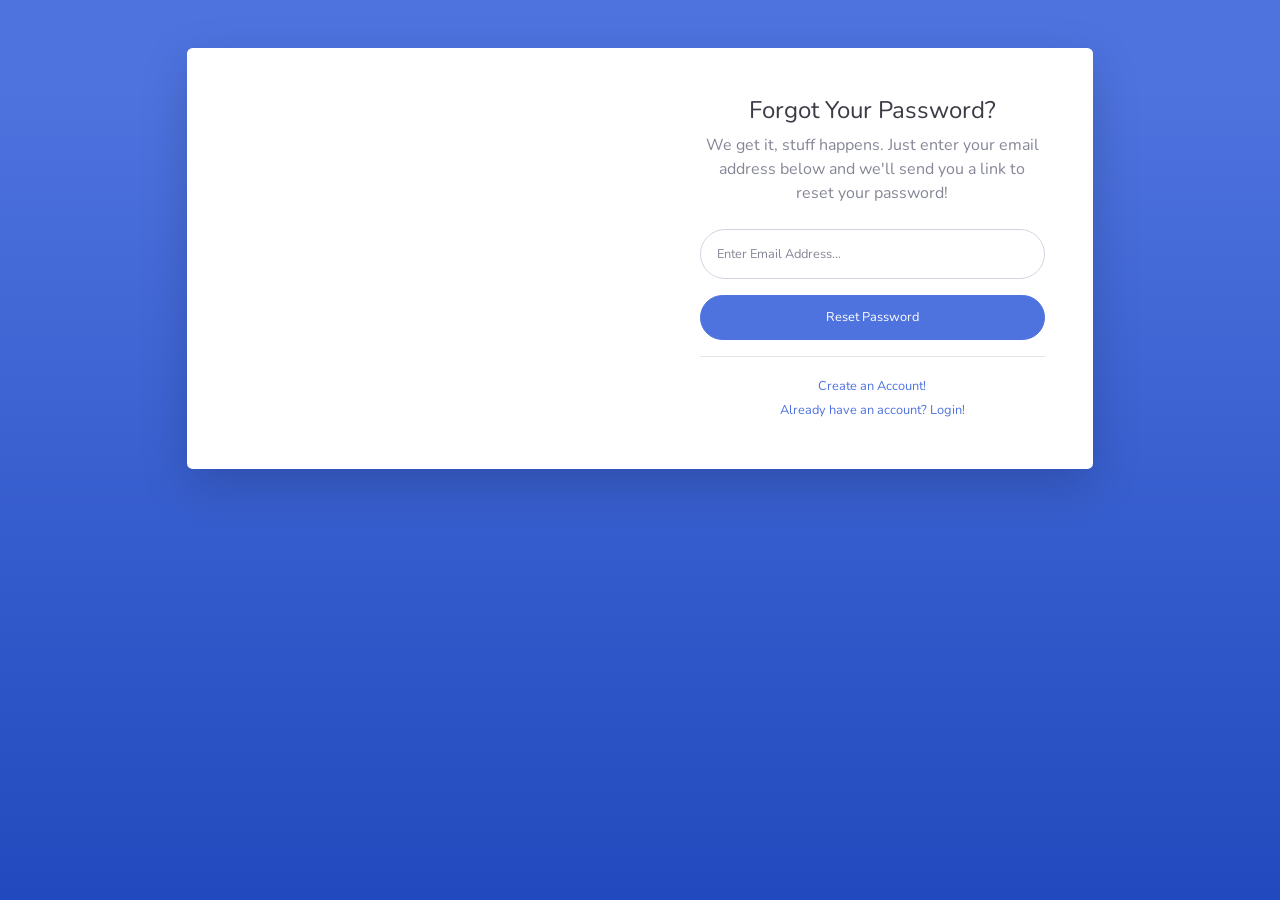
<file: public/backend/forgot-password.html>
<!DOCTYPE html>
<html lang="en">

<head>

    <meta charset="utf-8">
    <meta http-equiv="X-UA-Compatible" content="IE=edge">
    <meta name="viewport" content="width=device-width, initial-scale=1, shrink-to-fit=no">
    <meta name="description" content="">
    <meta name="author" content="">

    <title>SB Admin 2 - Forgot Password</title>

    <!-- Custom fonts for this template-->
    <link href="vendor/fontawesome-free/css/all.min.css" rel="stylesheet" type="text/css">
    <link
        href="https://fonts.googleapis.com/css?family=Nunito:200,200i,300,300i,400,400i,600,600i,700,700i,800,800i,900,900i"
        rel="stylesheet">

    <!-- Custom styles for this template-->
    <link href="css/sb-admin-2.min.css" rel="stylesheet">

</head>

<body class="bg-gradient-primary">

    <div class="container">

        <!-- Outer Row -->
        <div class="row justify-content-center">

            <div class="col-xl-10 col-lg-12 col-md-9">

                <div class="card o-hidden border-0 shadow-lg my-5">
                    <div class="card-body p-0">
                        <!-- Nested Row within Card Body -->
                        <div class="row">
                            <div class="col-lg-6 d-none d-lg-block bg-password-image"></div>
                            <div class="col-lg-6">
                                <div class="p-5">
                                    <div class="text-center">
                                        <h1 class="h4 text-gray-900 mb-2">Forgot Your Password?</h1>
                                        <p class="mb-4">We get it, stuff happens. Just enter your email address below
                                            and we'll send you a link to reset your password!</p>
                                    </div>
                                    <form class="user">
                                        <div class="form-group">
                                            <input type="email" class="form-control form-control-user"
                                                id="exampleInputEmail" aria-describedby="emailHelp"
                                                placeholder="Enter Email Address...">
                                        </div>
                                        <a href="login.html" class="btn btn-primary btn-user btn-block">
                                            Reset Password
                                        </a>
                                    </form>
                                    <hr>
                                    <div class="text-center">
                                        <a class="small" href="register.html">Create an Account!</a>
                                    </div>
                                    <div class="text-center">
                                        <a class="small" href="login.html">Already have an account? Login!</a>
                                    </div>
                                </div>
                            </div>
                        </div>
                    </div>
                </div>

            </div>

        </div>

    </div>

    <!-- Bootstrap core JavaScript-->
    <script src="vendor/jquery/jquery.min.js"></script>
    <script src="vendor/bootstrap/js/bootstrap.bundle.min.js"></script>

    <!-- Core plugin JavaScript-->
    <script src="vendor/jquery-easing/jquery.easing.min.js"></script>

    <!-- Custom scripts for all pages-->
    <script src="js/sb-admin-2.min.js"></script>

</body>

</html>
</file>
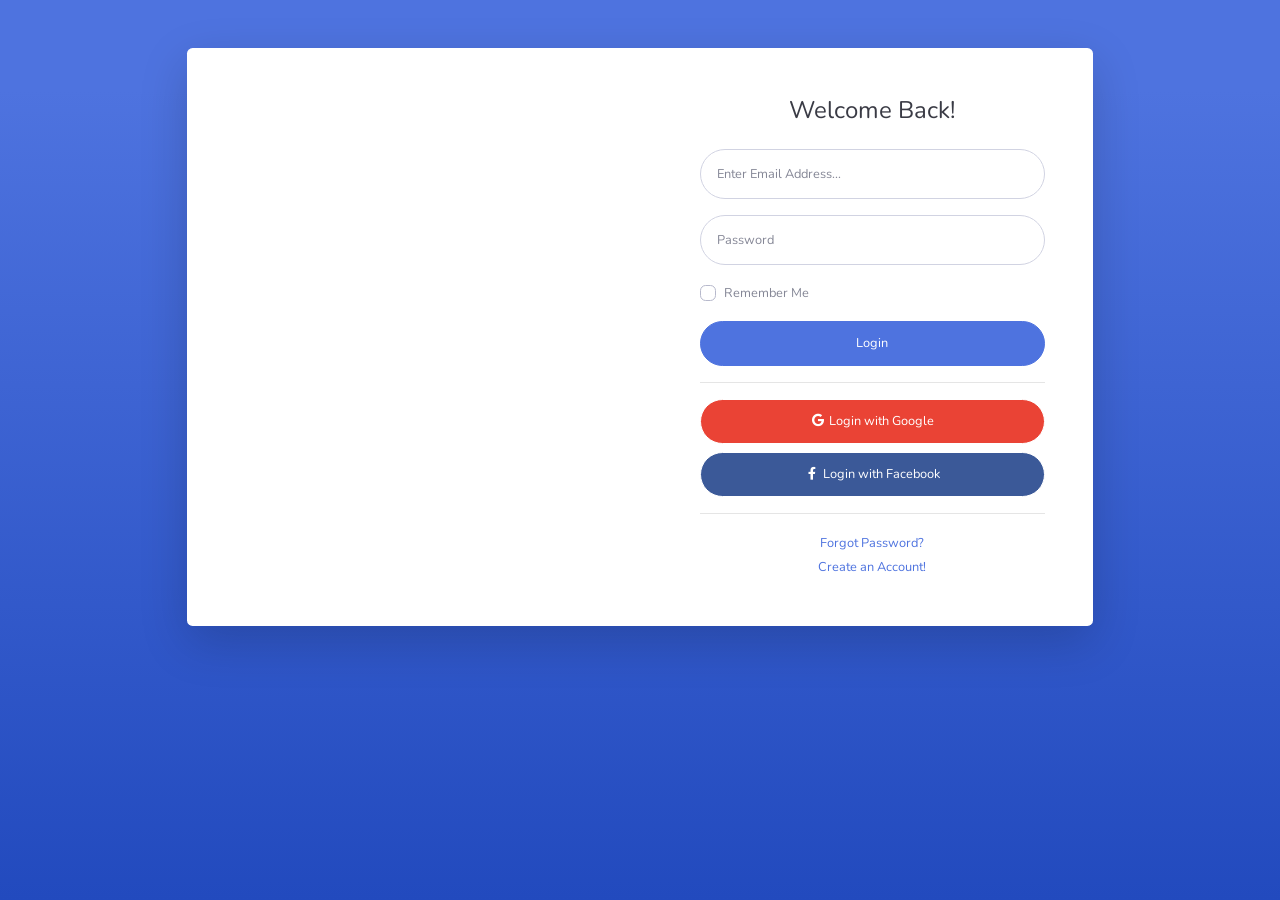
<file: public/backend/login.html>
<!DOCTYPE html>
<html lang="en">

<head>

    <meta charset="utf-8">
    <meta http-equiv="X-UA-Compatible" content="IE=edge">
    <meta name="viewport" content="width=device-width, initial-scale=1, shrink-to-fit=no">
    <meta name="description" content="">
    <meta name="author" content="">

    <title>SB Admin 2 - Login</title>

    <!-- Custom fonts for this template-->
    <link href="vendor/fontawesome-free/css/all.min.css" rel="stylesheet" type="text/css">
    <link
        href="https://fonts.googleapis.com/css?family=Nunito:200,200i,300,300i,400,400i,600,600i,700,700i,800,800i,900,900i"
        rel="stylesheet">

    <!-- Custom styles for this template-->
    <link href="css/sb-admin-2.min.css" rel="stylesheet">

</head>

<body class="bg-gradient-primary">

    <div class="container">

        <!-- Outer Row -->
        <div class="row justify-content-center">

            <div class="col-xl-10 col-lg-12 col-md-9">

                <div class="card o-hidden border-0 shadow-lg my-5">
                    <div class="card-body p-0">
                        <!-- Nested Row within Card Body -->
                        <div class="row">
                            <div class="col-lg-6 d-none d-lg-block bg-login-image"></div>
                            <div class="col-lg-6">
                                <div class="p-5">
                                    <div class="text-center">
                                        <h1 class="h4 text-gray-900 mb-4">Welcome Back!</h1>
                                    </div>
                                    <form class="user">
                                        <div class="form-group">
                                            <input type="email" class="form-control form-control-user"
                                                id="exampleInputEmail" aria-describedby="emailHelp"
                                                placeholder="Enter Email Address...">
                                        </div>
                                        <div class="form-group">
                                            <input type="password" class="form-control form-control-user"
                                                id="exampleInputPassword" placeholder="Password">
                                        </div>
                                        <div class="form-group">
                                            <div class="custom-control custom-checkbox small">
                                                <input type="checkbox" class="custom-control-input" id="customCheck">
                                                <label class="custom-control-label" for="customCheck">Remember
                                                    Me</label>
                                            </div>
                                        </div>
                                        <a href="index.html" class="btn btn-primary btn-user btn-block">
                                            Login
                                        </a>
                                        <hr>
                                        <a href="index.html" class="btn btn-google btn-user btn-block">
                                            <i class="fab fa-google fa-fw"></i> Login with Google
                                        </a>
                                        <a href="index.html" class="btn btn-facebook btn-user btn-block">
                                            <i class="fab fa-facebook-f fa-fw"></i> Login with Facebook
                                        </a>
                                    </form>
                                    <hr>
                                    <div class="text-center">
                                        <a class="small" href="forgot-password.html">Forgot Password?</a>
                                    </div>
                                    <div class="text-center">
                                        <a class="small" href="register.html">Create an Account!</a>
                                    </div>
                                </div>
                            </div>
                        </div>
                    </div>
                </div>

            </div>

        </div>

    </div>

    <!-- Bootstrap core JavaScript-->
    <script src="vendor/jquery/jquery.min.js"></script>
    <script src="vendor/bootstrap/js/bootstrap.bundle.min.js"></script>

    <!-- Core plugin JavaScript-->
    <script src="vendor/jquery-easing/jquery.easing.min.js"></script>

    <!-- Custom scripts for all pages-->
    <script src="js/sb-admin-2.min.js"></script>

</body>

</html>
</file>
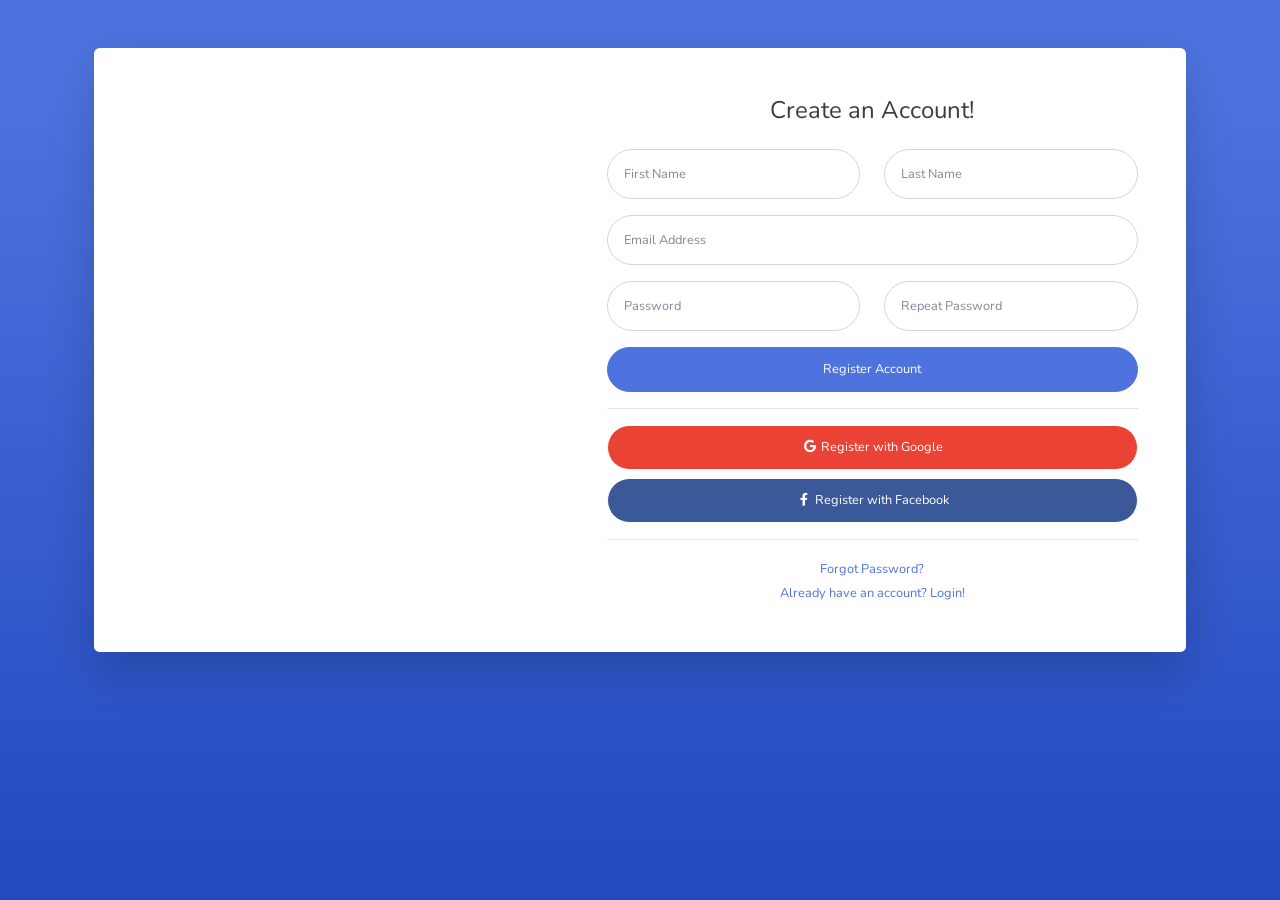
<file: public/backend/register.html>
<!DOCTYPE html>
<html lang="en">

<head>

    <meta charset="utf-8">
    <meta http-equiv="X-UA-Compatible" content="IE=edge">
    <meta name="viewport" content="width=device-width, initial-scale=1, shrink-to-fit=no">
    <meta name="description" content="">
    <meta name="author" content="">

    <title>SB Admin 2 - Register</title>

    <!-- Custom fonts for this template-->
    <link href="vendor/fontawesome-free/css/all.min.css" rel="stylesheet" type="text/css">
    <link
        href="https://fonts.googleapis.com/css?family=Nunito:200,200i,300,300i,400,400i,600,600i,700,700i,800,800i,900,900i"
        rel="stylesheet">

    <!-- Custom styles for this template-->
    <link href="css/sb-admin-2.min.css" rel="stylesheet">

</head>

<body class="bg-gradient-primary">

    <div class="container">

        <div class="card o-hidden border-0 shadow-lg my-5">
            <div class="card-body p-0">
                <!-- Nested Row within Card Body -->
                <div class="row">
                    <div class="col-lg-5 d-none d-lg-block bg-register-image"></div>
                    <div class="col-lg-7">
                        <div class="p-5">
                            <div class="text-center">
                                <h1 class="h4 text-gray-900 mb-4">Create an Account!</h1>
                            </div>
                            <form class="user">
                                <div class="form-group row">
                                    <div class="col-sm-6 mb-3 mb-sm-0">
                                        <input type="text" class="form-control form-control-user" id="exampleFirstName"
                                            placeholder="First Name">
                                    </div>
                                    <div class="col-sm-6">
                                        <input type="text" class="form-control form-control-user" id="exampleLastName"
                                            placeholder="Last Name">
                                    </div>
                                </div>
                                <div class="form-group">
                                    <input type="email" class="form-control form-control-user" id="exampleInputEmail"
                                        placeholder="Email Address">
                                </div>
                                <div class="form-group row">
                                    <div class="col-sm-6 mb-3 mb-sm-0">
                                        <input type="password" class="form-control form-control-user"
                                            id="exampleInputPassword" placeholder="Password">
                                    </div>
                                    <div class="col-sm-6">
                                        <input type="password" class="form-control form-control-user"
                                            id="exampleRepeatPassword" placeholder="Repeat Password">
                                    </div>
                                </div>
                                <a href="login.html" class="btn btn-primary btn-user btn-block">
                                    Register Account
                                </a>
                                <hr>
                                <a href="index.html" class="btn btn-google btn-user btn-block">
                                    <i class="fab fa-google fa-fw"></i> Register with Google
                                </a>
                                <a href="index.html" class="btn btn-facebook btn-user btn-block">
                                    <i class="fab fa-facebook-f fa-fw"></i> Register with Facebook
                                </a>
                            </form>
                            <hr>
                            <div class="text-center">
                                <a class="small" href="forgot-password.html">Forgot Password?</a>
                            </div>
                            <div class="text-center">
                                <a class="small" href="login.html">Already have an account? Login!</a>
                            </div>
                        </div>
                    </div>
                </div>
            </div>
        </div>

    </div>

    <!-- Bootstrap core JavaScript-->
    <script src="vendor/jquery/jquery.min.js"></script>
    <script src="vendor/bootstrap/js/bootstrap.bundle.min.js"></script>

    <!-- Core plugin JavaScript-->
    <script src="vendor/jquery-easing/jquery.easing.min.js"></script>

    <!-- Custom scripts for all pages-->
    <script src="js/sb-admin-2.min.js"></script>

</body>

</html>
</file>
<file: frontend/styles/main.css>
body {
  background-color: #fff;
  font-family: "Assistant", sans-serif;
  color: #071c4d;
}

.navbar-brand img {
  max-height: 40px;
}

.navbar-light .navbar-nav .nav-link {
  color: #071c4d;
}
.navbar-light .navbar-nav .nav-link.active {
  font-weight: bold;
  color: #071c4d !important;
}

.btn-navbar-right {
  margin-top: -10px !important;
  margin-bottom: -8px !important;
  margin-right: -18px !important;
  height: 70px;
  border-radius: 0;
}

.btn-login {
  background-color: #071c4d;
  color: #ffffff;
}
.btn-login:hover {
  background-color: #3b5eac;
  color: #ffffff;
}

header {
  padding: 180px 0 165px;
  margin-top: -70px;
  background-image: url(../images/header-background.jpg);
  background-size: cover;
}
header h1,
header p {
  color: #fff;
}
header h1 {
  font-family: "Playfair Display", serif;
  font-weight: bold;
  font-size: 50px;
}
header p {
  font-size: 22px;
}
header .btn-get-started {
  background-color: #d17f40;
  color: #fff;
}

.section-stats {
  margin: -50px;
}
.section-stats .stats-detail {
  padding-top: 15px;
  padding-left: 40px;
  background-color: #fff;
}
.section-stats h2 {
  font-size: 30px;
  margin-bottom: 0;
}
.section-stats p {
  font-size: 20px;
  font-weight: lighter;
}

.section-popular {
  min-height: 540px;
  background-color: #051334;
  margin-top: -50px;
  margin-bottom: -230px;
}
.section-popular .section-popular-heading {
  margin-top: 150px;
}
.section-popular .section-popular-heading h2,
.section-popular .section-popular-heading p {
  color: #fff;
}
.section-popular .section-popular-heading h2 {
  font-family: "Playfair Display", serif;
  font-weight: bold;
  font-size: 40px;
}
.section-popular .section-popular-heading p {
  font-size: 18px;
}

.section-popular-content .section-pupolar-travel .card-travel {
  min-height: 380px;
  background-color: #000;
  color: #fff;
  padding: 30px;
  background-size: cover;
  margin-bottom: 20px;
}
.section-popular-content .section-pupolar-travel .card-travel .travel-country {
  font-size: 18px;
  color: #fff;
}
.section-popular-content .section-pupolar-travel .card-travel .travel-location {
  font-size: 26px;
  color: #fff;
}
.section-popular-content .section-pupolar-travel .card-travel .travel-button .btn-travel-details {
  background-color: #ff9e53;
  color: #0f0c0c;
}
.section-popular-content .section-pupolar-travel .card-travel .travel-button .btn-travel-details:hover {
  color: #fff;
}

.section-networks {
  background-color: #fff;
  margin-top: -170px;
  padding-top: 240px;
  padding-bottom: 50px;
}
.section-networks h2 {
  font-family: "Playfair display", serif;
  font-weight: bold;
  font-size: 40px;
}
.section-networks p {
  font-size: 18px;
}
.section-networks img {
  max-width: 100%;
}

.section-testimonial-heading {
  background: linear-gradient(#fff 0%, #f7f9ff 100%);
  padding-top: 50px;
  min-height: 506px;
}
.section-testimonial-heading h2 {
  font-family: "Playfair display", serif;
  font-weight: bold;
  font-size: 40px;
}
.section-testimonial-heading p {
  font-size: 18px;
}

.section-testimonial-content {
  margin-top: -300px;
  padding-bottom: 50px;
}
.section-testimonial-content .card-testimonial {
  padding: 40px 20px 10px;
  border-radius: 11px;
  margin-bottom: 20px;
}
.section-testimonial-content .card-testimonial .testimonial-content {
  min-height: 380px;
}
.section-testimonial-content .card-testimonial h3 {
  font-size: 22px;
}
.section-testimonial-content .card-testimonial .testimonial {
  font-weight: 300;
  font-size: 26px;
  color: #6e6e6e;
  min-height: 160px;
}
.section-testimonial-content .card-testimonial .trip-to {
  font-weight: normal;
  font-size: 22px;
  color: #6e6e6e;
}
.section-testimonial-content .card-testimonial hr {
  margin-left: -20px;
  margin-right: 20px;
}
.section-testimonial-content .btn-get-started {
  background-color: #ff9e53;
  color: #0f0c0c;
}
.section-testimonial-content .btn-get-started:hover {
  color: #fff;
}
.section-testimonial-content .btn-need-help {
  background-color: #f2f2f2;
  color: #0f0c0c;
}
.section-testimonial-content .btn-need-help:hover {
  background-color: #fafafa;
  color: #0f0c0c;
}

.section-footer a {
  color: #071c4d;
}

.section-details-headers {
  min-height: 310px;
  background-color: #e4e6eb;
  margin-top: -70px;
}

.section-details-content {
  margin-top: -210px;
  min-height: 100vh;
}
.section-details-content .breadcrumb {
  background-color: transparent;
  padding: 0;
  margin-bottom: 30px;
}
.section-details-content .breadcrumb-item.active {
  font-weight: bold;
  color: #071c4d;
}
.section-details-content .card-details {
  padding: 30px;
  border-radius: 11px;
}
.section-details-content .card-details h1 {
  font-size: 26px;
}
.section-details-content .card-details h2 {
  font-size: 20px;
}
.section-details-content .card-details p {
  font-size: 18px;
  color: #b1b1b1;
}
.section-details-content .card-details h3 {
  font-weight: 400;
  font-size: 14px;
  color: #071c4d;
}
.section-details-content .card-details .trip-information .th {
  font-weight: 300;
  font-size: 18px;
  color: #071c4d;
}
.section-details-content .card-details .trip-information .td {
  font-weight: 300;
  font-size: 18px;
  color: #b1b1b1;
}
.section-details-content .card-details .trip-information .text-blue {
  color: #071c4d;
  font-weight: bold;
}
.section-details-content .card-details .trip-information .text-orange {
  color: #d17f40;
  font-weight: bold;
}
.section-details-content .card-details .payment-instruction {
  font-weight: 300;
  font-size: 14px;
  color: #b1b1b1;
}
.section-details-content .card-details .bank .bank-item h3 {
  font-size: 18px;
  color: #071c4d;
  margin-bottom: 0;
}
.section-details-content .card-details .bank .bank-item p {
  margin-bottom: 0;
}
.section-details-content .card-details .bank .bank-item .description {
  margin-left: 10px;
  overflow: hidden;
  float: left;
}
.section-details-content .card-details .bank .bank-item .description p {
  font-weight: normal;
  font-size: 16px;
  color: #071c4d;
}
.section-details-content .card-details .bank .bank-image {
  width: 45px;
  height: 45px;
  float: left;
}
.section-details-content .card-details .disclaimer {
  font-weight: 300;
  font-size: 18px;
  color: b1b1b1;
}
.section-details-content .card-details .gj-datepicker .datepicker {
  border-right: 0;
}
.section-details-content .card-details .gj-datepicker .input-group-append .btn {
  padding-right: 30px;
}
.section-details-content .card-details .btn-add-now {
  background-color: #071c4d;
  color: #fff;
}
.section-details-content .card-details .btn-add-now:hover {
  background-color: #20408a;
  color: #fff;
}
.section-details-content .card-right {
  border-bottom-left-radius: 0;
  border-bottom-right-radius: 0;
  border-bottom: 0;
}
.section-details-content .features {
  margin-top: 20px;
}
.section-details-content .features h3 {
  font-size: 18px;
  color: #071c4d;
  margin-bottom: 0;
}
.section-details-content .features p {
  margin-bottom: 0;
}
.section-details-content .features .description {
  margin-left: 10px;
  overflow: hidden;
  float: left;
}
.section-details-content .features .features-image {
  width: 45px;
  height: 45px;
  float: left;
}
.section-details-content .gallery .xzoom-container {
  display: block;
}
.section-details-content .gallery .xzoom-container .xzoom {
  width: 100%;
  box-shadow: none;
  margin-bottom: 10px;
}
.section-details-content .gallery .xzoom-container .xactive {
  border: 4px solid #1abc9c;
  box-shadow: none;
}
.section-details-content .join-container {
  margin-top: -16px;
}
.section-details-content .btn-join-now {
  background-color: #ff9e53;
  color: #fff;
  border-radius: 0;
}
.section-details-content .btn-join-now:hover {
  background-color: #f6ad76;
  color: #fff;
}

.section-success {
  height: 90vh;
  margin-top: 100px;
}
.section-success h1 {
  font-weight: 600;
  font-size: 26px;
  color: #071c4d;
}
.section-success p {
  font-weight: 300;
  font-size: 16px;
  color: #071c4d;
}
.section-success .btn-home-page {
  background-color: #071c4d;
  border-radius: 4px;
  color: #fff;
}
.section-success .btn-home-page:hover {
  background-color: #163784;
  color: #fff;
}/*# sourceMappingURL=main.css.map */
</file>
<file: public/frontend/styles/main.css>
body {
  background-color: #fff;
  font-family: "Assistant", sans-serif;
  color: #071c4d;
}

.navbar-brand img {
  max-height: 40px;
}

.navbar-light .navbar-nav .nav-link {
  color: #071c4d;
}
.navbar-light .navbar-nav .nav-link.active {
  font-weight: bold;
  color: #071c4d !important;
}

.btn-navbar-right {
  margin-top: -10px !important;
  margin-bottom: -8px !important;
  margin-right: -18px !important;
  height: 70px;
  border-radius: 0;
}

.btn-login {
  background-color: #071c4d;
  color: #ffffff;
}
.btn-login:hover {
  background-color: #3b5eac;
  color: #ffffff;
}

header {
  padding: 180px 0 165px;
  margin-top: -70px;
  background-image: url(../images/header-background.jpg);
  background-size: cover;
}
header h1,
header p {
  color: #fff;
}
header h1 {
  font-family: "Playfair Display", serif;
  font-weight: bold;
  font-size: 50px;
}
header p {
  font-size: 22px;
}
header .btn-get-started {
  background-color: #d17f40;
  color: #fff;
}

.section-stats {
  margin: -50px;
}
.section-stats .stats-detail {
  padding-top: 15px;
  padding-left: 40px;
  background-color: #fff;
}
.section-stats h2 {
  font-size: 30px;
  margin-bottom: 0;
}
.section-stats p {
  font-size: 20px;
  font-weight: lighter;
}

.section-popular {
  min-height: 540px;
  background-color: #051334;
  margin-top: -50px;
  margin-bottom: -230px;
}
.section-popular .section-popular-heading {
  margin-top: 150px;
}
.section-popular .section-popular-heading h2,
.section-popular .section-popular-heading p {
  color: #fff;
}
.section-popular .section-popular-heading h2 {
  font-family: "Playfair Display", serif;
  font-weight: bold;
  font-size: 40px;
}
.section-popular .section-popular-heading p {
  font-size: 18px;
}

.section-popular-content .section-pupolar-travel .card-travel {
  min-height: 380px;
  background-color: #000;
  color: #fff;
  padding: 30px;
  background-size: cover;
  margin-bottom: 20px;
}
.section-popular-content .section-pupolar-travel .card-travel .travel-country {
  font-size: 18px;
  color: #fff;
}
.section-popular-content .section-pupolar-travel .card-travel .travel-location {
  font-size: 26px;
  color: #fff;
}
.section-popular-content .section-pupolar-travel .card-travel .travel-button .btn-travel-details {
  background-color: #ff9e53;
  color: #0f0c0c;
}
.section-popular-content .section-pupolar-travel .card-travel .travel-button .btn-travel-details:hover {
  color: #fff;
}

.section-networks {
  background-color: #fff;
  margin-top: -170px;
  padding-top: 240px;
  padding-bottom: 50px;
}
.section-networks h2 {
  font-family: "Playfair display", serif;
  font-weight: bold;
  font-size: 40px;
}
.section-networks p {
  font-size: 18px;
}
.section-networks img {
  max-width: 100%;
}

.section-testimonial-heading {
  background: linear-gradient(#fff 0%, #f7f9ff 100%);
  padding-top: 50px;
  min-height: 506px;
}
.section-testimonial-heading h2 {
  font-family: "Playfair display", serif;
  font-weight: bold;
  font-size: 40px;
}
.section-testimonial-heading p {
  font-size: 18px;
}

.section-testimonial-content {
  margin-top: -300px;
  padding-bottom: 50px;
}
.section-testimonial-content .card-testimonial {
  padding: 40px 20px 10px;
  border-radius: 11px;
  margin-bottom: 20px;
}
.section-testimonial-content .card-testimonial .testimonial-content {
  min-height: 380px;
}
.section-testimonial-content .card-testimonial h3 {
  font-size: 22px;
}
.section-testimonial-content .card-testimonial .testimonial {
  font-weight: 300;
  font-size: 26px;
  color: #6e6e6e;
  min-height: 160px;
}
.section-testimonial-content .card-testimonial .trip-to {
  font-weight: normal;
  font-size: 22px;
  color: #6e6e6e;
}
.section-testimonial-content .card-testimonial hr {
  margin-left: -20px;
  margin-right: 20px;
}
.section-testimonial-content .btn-get-started {
  background-color: #ff9e53;
  color: #0f0c0c;
}
.section-testimonial-content .btn-get-started:hover {
  color: #fff;
}
.section-testimonial-content .btn-need-help {
  background-color: #f2f2f2;
  color: #0f0c0c;
}
.section-testimonial-content .btn-need-help:hover {
  background-color: #fafafa;
  color: #0f0c0c;
}

.section-footer a {
  color: #071c4d;
}

.section-details-headers {
  min-height: 310px;
  background-color: #e4e6eb;
  margin-top: -70px;
}

.section-details-content {
  margin-top: -210px;
  min-height: 100vh;
}
.section-details-content .breadcrumb {
  background-color: transparent;
  padding: 0;
  margin-bottom: 30px;
}
.section-details-content .breadcrumb-item.active {
  font-weight: bold;
  color: #071c4d;
}
.section-details-content .card-details {
  padding: 30px;
  border-radius: 11px;
}
.section-details-content .card-details h1 {
  font-size: 26px;
}
.section-details-content .card-details h2 {
  font-size: 20px;
}
.section-details-content .card-details p {
  font-size: 18px;
  color: #b1b1b1;
}
.section-details-content .card-details h3 {
  font-weight: 400;
  font-size: 14px;
  color: #071c4d;
}
.section-details-content .card-details .trip-information .th {
  font-weight: 300;
  font-size: 18px;
  color: #071c4d;
}
.section-details-content .card-details .trip-information .td {
  font-weight: 300;
  font-size: 18px;
  color: #b1b1b1;
}
.section-details-content .card-details .trip-information .text-blue {
  color: #071c4d;
  font-weight: bold;
}
.section-details-content .card-details .trip-information .text-orange {
  color: #d17f40;
  font-weight: bold;
}
.section-details-content .card-details .payment-instruction {
  font-weight: 300;
  font-size: 14px;
  color: #b1b1b1;
}
.section-details-content .card-details .bank .bank-item h3 {
  font-size: 18px;
  color: #071c4d;
  margin-bottom: 0;
}
.section-details-content .card-details .bank .bank-item p {
  margin-bottom: 0;
}
.section-details-content .card-details .bank .bank-item .description {
  margin-left: 10px;
  overflow: hidden;
  float: left;
}
.section-details-content .card-details .bank .bank-item .description p {
  font-weight: normal;
  font-size: 16px;
  color: #071c4d;
}
.section-details-content .card-details .bank .bank-image {
  width: 45px;
  height: 45px;
  float: left;
}
.section-details-content .card-details .disclaimer {
  font-weight: 300;
  font-size: 18px;
  color: b1b1b1;
}
.section-details-content .card-details .gj-datepicker .datepicker {
  border-right: 0;
}
.section-details-content .card-details .gj-datepicker .input-group-append .btn {
  padding-right: 30px;
}
.section-details-content .card-details .btn-add-now {
  background-color: #071c4d;
  color: #fff;
}
.section-details-content .card-details .btn-add-now:hover {
  background-color: #20408a;
  color: #fff;
}
.section-details-content .card-right {
  border-bottom-left-radius: 0;
  border-bottom-right-radius: 0;
  border-bottom: 0;
}
.section-details-content .features {
  margin-top: 20px;
}
.section-details-content .features h3 {
  font-size: 18px;
  color: #071c4d;
  margin-bottom: 0;
}
.section-details-content .features p {
  margin-bottom: 0;
}
.section-details-content .features .description {
  margin-left: 10px;
  overflow: hidden;
  float: left;
}
.section-details-content .features .features-image {
  width: 45px;
  height: 45px;
  float: left;
}
.section-details-content .gallery .xzoom-container {
  display: block;
}
.section-details-content .gallery .xzoom-container .xzoom {
  width: 100%;
  box-shadow: none;
  margin-bottom: 10px;
}
.section-details-content .gallery .xzoom-container .xactive {
  border: 4px solid #1abc9c;
  box-shadow: none;
}
.section-details-content .join-container {
  margin-top: -16px;
}
.section-details-content .btn-join-now {
  background-color: #ff9e53;
  color: #fff;
  border-radius: 0;
}
.section-details-content .btn-join-now:hover {
  background-color: #f6ad76;
  color: #fff;
}

.section-success {
  height: 90vh;
  margin-top: 100px;
}
.section-success h1 {
  font-weight: 600;
  font-size: 26px;
  color: #071c4d;
}
.section-success p {
  font-weight: 300;
  font-size: 16px;
  color: #071c4d;
}
.section-success .btn-home-page {
  background-color: #071c4d;
  border-radius: 4px;
  color: #fff;
}
.section-success .btn-home-page:hover {
  background-color: #163784;
  color: #fff;
}/*# sourceMappingURL=main.css.map */
</file>
<file: frontend/libraries/xzoom/xzoom.css>
/* Compatibility styles for frameworks like bootstrap, foundation e.t.c */
.xzoom-source img, .xzoom-preview img, .xzoom-lens img {
  display: block;
  max-width: none;
  max-height: none;
  -webkit-transition: none;
  -moz-transition: none;
  -o-transition: none;
  transition: none;
}
/* --------------- */

/* xZoom Styles below */
.xzoom-container { 
  display: inline-block;
}

.xzoom-thumbs {
  text-align: center;
  margin-bottom: 10px;
}

.xzoom { 
  -webkit-box-shadow: 0px 0px 5px 0px rgba(0,0,0,0.5);
  -moz-box-shadow: 0px 0px 5px 0px rgba(0,0,0,0.5);
  box-shadow: 0px 0px 5px 0px rgba(0,0,0,0.5);  
}
.xzoom2, .xzoom3, .xzoom4, .xzoom5 {
  -webkit-box-shadow: 0px 0px 5px 0px rgba(0,0,0,0.5);
  -moz-box-shadow: 0px 0px 5px 0px rgba(0,0,0,0.5);
  box-shadow: 0px 0px 5px 0px rgba(0,0,0,0.5);
}

/* Thumbs */
.xzoom-gallery, .xzoom-gallery2, .xzoom-gallery3, .xzoom-gallery4, .xzoom-gallery5 {
  border: 1px solid #cecece;
  margin-left: 5px;
  margin-bottom: 10px;
}

.xzoom-source, .xzoom-hidden {
  display: block;
  position: static;
  float: none;
  clear: both;
}

/* Everything out of border is hidden */
.xzoom-hidden {
  overflow: hidden;
}

/* Preview */
.xzoom-preview {
  border: 1px solid #888;
  background: #2f4f4f;
  box-shadow: -0px -0px 10px rgba(0,0,0,0.50);
}

/* Lens */
.xzoom-lens {
  border: 1px solid #555;
  box-shadow: -0px -0px 10px rgba(0,0,0,0.50);
  cursor: crosshair;
}

/* Loading */
.xzoom-loading {
  background-position: center center;
  background-repeat: no-repeat;
  border-radius: 100%;
  opacity: .7;
  background: url(../example/images/xloading.gif);
  width: 48px;
  height: 48px;
}

/* Additional class that applied to thumb when it is active */
.xactive {
  -webkit-box-shadow: 0px 0px 3px 0px rgba(74,169,210,1);
  -moz-box-shadow: 0px 0px 3px 0px rgba(74,169,210,1);
  box-shadow: 0px 0px 3px 0px rgba(74,169,210,1); 
  border: 1px solid #4aaad2;
}

/* Caption */
.xzoom-caption {
  position: absolute;
  bottom: -43px;
  left: 0;
  background: #000;
  width: 100%;
  text-align: left;
}

.xzoom-caption span {
  color: #fff;
  font-family: Arial, sans-serif;
  display: block;
  font-size: 0.75em;
  font-weight: bold;
  padding: 10px;
}
</file>
<file: frontend/libraries/gijgo/css/gijgo.min.css>
.gj-button{background-color:#f5f5f5;border:1px solid #ddd;color:#000;border-radius:3px;padding:6px 10px;cursor:pointer}.gj-unselectable{-webkit-touch-callout:none;-webkit-user-select:none;-khtml-user-select:none;-moz-user-select:none;-ms-user-select:none;user-select:none}.gj-row{display:-webkit-box;display:-ms-flexbox;display:flex;-ms-flex-wrap:wrap;flex-wrap:wrap}.gj-margin-left-5{margin-left:5px}.gj-margin-left-10{margin-left:10px}.gj-width-full{width:100%}.gj-cursor-pointer{cursor:pointer}.gj-text-align-center{text-align:center}.gj-font-size-16{font-size:16px}.gj-hidden{display:none}.gj-button-md{background:0 0;border:none;border-radius:2px;color:rgba(0,0,0,.87);position:relative;height:36px;margin:0;min-width:64px;padding:0 16px;display:inline-block;font-family:Roboto,Helvetica,Arial,sans-serif;font-size:1rem;font-weight:500;text-transform:uppercase;letter-spacing:0;will-change:box-shadow;transition:box-shadow .2s cubic-bezier(.4,0,1,1),background-color .2s cubic-bezier(.4,0,.2,1),color .2s cubic-bezier(.4,0,.2,1);outline:0;cursor:pointer;text-decoration:none;text-align:center;line-height:36px;vertical-align:middle;overflow:hidden;-webkit-user-select:none;-moz-user-select:none;-ms-user-select:none;user-select:none}.gj-dialog-md-body,.gj-textbox-md{font-family:Helvetica,Arial,sans-serif}.gj-button-md:hover{background-color:rgba(158,158,158,.2)}.gj-button-md:disabled{color:rgba(0,0,0,.26);background:0 0}.gj-button-md .gj-icon,.gj-button-md .material-icons{vertical-align:middle}.gj-button-md.gj-button-md-icon{width:24px;height:31px;min-width:24px;padding:0;display:table}.gj-button-md.gj-button-md-icon .gj-icon,.gj-button-md.gj-button-md-icon .material-icons{display:table-cell;margin-right:0;width:24px;height:24px}.gj-button-md.active{background-color:rgba(158,158,158,.4)}.gj-button-md-group{position:relative;display:inline-block;vertical-align:middle}.gj-textbox-md{border:none;border-bottom:1px solid rgba(0,0,0,.42);display:block;font-size:16px;line-height:16px;padding:4px 0;margin:0;width:100%;background:0 0;text-align:left;color:rgba(0,0,0,.87)}.gj-textbox-md:active,.gj-textbox-md:focus{border-bottom:2px solid rgba(0,0,0,.42);outline:0}.gj-textbox-md::placeholder{color:#8e8e8e}.gj-textbox-md:-ms-input-placeholder{color:#8e8e8e}.gj-textbox-md::-ms-input-placeholder{color:#8e8e8e}.gj-md-spacer-24{min-width:24px;width:24px;display:inline-block}.gj-md-spacer-32{min-width:32px;width:32px;display:inline-block}.gj-modal{position:fixed;top:0;right:0;bottom:0;left:0;z-index:1203;display:none;overflow:hidden;-webkit-overflow-scrolling:touch;outline:0;background-color:rgba(0,0,0,.54118);transition:.2s ease opacity;will-change:opacity}ul.gj-list li [data-gj-role=wrapper]{display:table;width:100%}ul.gj-list li [data-gj-role=checkbox],ul.gj-list li [data-gj-role=image]{display:table-cell;vertical-align:middle;text-align:center}ul.gj-list li [data-gj-role=display]{display:table-cell;vertical-align:middle;cursor:pointer}ul.gj-list li [data-gj-role=display]:empty:before{content:"\200b"}ul.gj-list-bootstrap{padding-left:0;margin-bottom:0;background:#fff;color:#212529}ul.gj-list-bootstrap li{padding:0}ul.gj-list-bootstrap li [data-gj-role=wrapper]{padding:0 10px}ul.gj-list-bootstrap li [data-gj-role=checkbox]{width:24px;padding:3px}ul.gj-list-bootstrap li [data-gj-role=image]{width:24px;height:24px}ul.gj-list-bootstrap li [data-gj-role=display]{padding:8px 0 8px 4px}.list-group-item.active ul li,.list-group-item.active:focus ul li,.list-group-item.active:hover ul li{text-shadow:none;color:initial}ul.gj-list-md{padding:0;list-style:none;line-height:24px;letter-spacing:0;color:#616161;background:#fff}.gj-picker-md,ul.gj-list-md li{font-family:Roboto,Helvetica,Arial,sans-serif;font-size:16px;letter-spacing:.04em;line-height:1}ul.gj-list-md li{display:list-item;list-style-type:none;padding:0;min-height:unset;box-sizing:border-box;align-items:center;cursor:default;overflow:hidden;font-weight:400;-webkit-flex-direction:row;-ms-flex-direction:row;flex-direction:row;-webkit-flex-wrap:nowrap;-ms-flex-wrap:nowrap;flex-wrap:nowrap}ul.gj-list-md li [data-gj-role=checkbox],ul.gj-list-md li [data-gj-role=image]{height:24px;width:24px}ul.gj-list-md li [data-gj-role=display]{padding:8px 0 8px 5px;order:0;flex-grow:2;text-decoration:none;box-sizing:border-box;align-items:center;text-align:left;color:rgba(0,0,0,.87)}ul.gj-list-md li.disabled>[data-gj-role=wrapper]>[data-gj-role=display]{color:#9E9E9E}.gj-list-md-active{background:#e0e0e0}.gj-list-md-inactive{background:unset;color:unset}.gj-picker{position:absolute;z-index:1203;background-color:#fff}.gj-picker .selected{color:#fff}.gj-picker-md{font-weight:400;color:rgba(0,0,0,.87);border:1px solid #E0E0E0}.gj-modal .gj-picker-md{border:0}.gj-picker-md [data-gj-role=header]{color:rgba(255,255,255,.54);display:flex;background:#2196f3;align-items:baseline;user-select:none;justify-content:center}.gj-picker-md [data-gj-role=footer]{float:right;padding:10px}.gj-picker-md [data-gj-role=footer] button.gj-button-md{color:#2196f3;font-weight:700;font-size:13px}.gj-picker-bootstrap{border:1px solid #E0E0E0}.gj-picker-bootstrap .selected{color:#888}.gj-picker-bootstrap [data-gj-role=header]{background:#eee;color:#AAA}@font-face{font-family:gijgo-material;src:url(../fonts/gijgo-material.eot?235541);src:url(../fonts/gijgo-material.eot?235541#iefix) format('embedded-opentype'),url(../fonts/gijgo-material.ttf?235541) format('truetype'),url(../fonts/gijgo-material.woff?235541) format('woff'),url(../fonts/gijgo-material.svg?235541#gijgo-material) format('svg');font-weight:400;font-style:normal}.gj-icon{font-family:gijgo-material!important;font-size:24px;speak:none;font-style:normal;font-weight:400;font-variant:normal;text-transform:none;line-height:1;letter-spacing:0;-webkit-font-feature-settings:"liga";-moz-font-feature-settings:"liga=1";-moz-font-feature-settings:"liga";-ms-font-feature-settings:"liga" 1;font-feature-settings:"liga";-webkit-font-variant-ligatures:discretionary-ligatures;font-variant-ligatures:discretionary-ligatures;-webkit-font-smoothing:antialiased;-moz-osx-font-smoothing:grayscale}.gj-dialog-md-header,.gj-grid-md{font-family:Roboto,Helvetica,Arial,sans-serif}.gj-icon.undo:before{content:"\e900"}.gj-icon.vertical-align-top:before{content:"\e901"}.gj-icon.vertical-align-center:before{content:"\e902"}.gj-icon.vertical-align-bottom:before{content:"\e903"}.gj-icon.arrow-dropup:before{content:"\e904"}.gj-icon.clock:before{content:"\e905"}.gj-icon.refresh:before{content:"\e906"}.gj-icon.last-page:before{content:"\e907"}.gj-icon.first-page:before{content:"\e908"}.gj-icon.cancel:before{content:"\e909"}.gj-icon.clear:before{content:"\e90a"}.gj-icon.check-circle:before{content:"\e90b"}.gj-icon.delete:before{content:"\e90c"}.gj-icon.arrow-upward:before{content:"\e90d"}.gj-icon.arrow-forward:before{content:"\e90e"}.gj-icon.arrow-downward:before{content:"\e90f"}.gj-icon.arrow-back:before{content:"\e910"}.gj-icon.list-numbered:before{content:"\e911"}.gj-icon.list-bulleted:before{content:"\e912"}.gj-icon.indent-increase:before{content:"\e913"}.gj-icon.indent-decrease:before{content:"\e914"}.gj-icon.redo:before{content:"\e915"}.gj-icon.align-right:before{content:"\e916"}.gj-icon.align-left:before{content:"\e917"}.gj-icon.align-justify:before{content:"\e918"}.gj-icon.align-center:before{content:"\e919"}.gj-icon.strikethrough:before{content:"\e91a"}.gj-icon.italic:before{content:"\e91b"}.gj-icon.underlined:before{content:"\e91c"}.gj-icon.bold:before{content:"\e91d"}.gj-icon.arrow-dropdown:before{content:"\e91e"}.gj-icon.done:before{content:"\e91f"}.gj-icon.pencil:before{content:"\e920"}.gj-icon.minus:before{content:"\e921"}.gj-icon.plus:before{content:"\e922"}.gj-icon.chevron-up:before{content:"\e923"}.gj-icon.chevron-right:before{content:"\e924"}.gj-icon.chevron-down:before{content:"\e925"}.gj-icon.chevron-left:before{content:"\e926"}.gj-icon.event:before{content:"\e927"}.gj-draggable{cursor:move}.gj-resizable-handle{position:absolute;font-size:.1px;display:block;-ms-touch-action:none;touch-action:none;z-index:1203}.gj-dialog-bootstrap,.gj-dialog-bootstrap4,.gj-dialog-bootstrap5,.gj-dialog-md{z-index:1202;overflow:hidden}.gj-resizable-n{cursor:n-resize;height:7px;width:100%;top:-5px;left:0}.gj-resizable-e{cursor:e-resize;width:7px;right:-5px;top:0;height:100%}.gj-resizable-s{cursor:s-resize;height:7px;width:100%;bottom:-5px;left:0}.gj-resizable-w{cursor:w-resize;width:7px;left:-5px;top:0;height:100%}.gj-resizable-se{cursor:se-resize;width:.75rem;height:.75rem;right:-.125rem;bottom:-.125rem}.gj-resizable-ne,.gj-resizable-nw,.gj-resizable-sw{width:.625rem;height:.625rem}.gj-resizable-sw{cursor:sw-resize;left:-.2rem;bottom:-.2rem}.gj-resizable-nw{cursor:nw-resize;left:-.2rem;top:-.2rem}.gj-resizable-ne{cursor:ne-resize;right:-.2rem;top:-.2rem}.gj-dialog-footer{position:absolute;bottom:0;width:100%;margin-top:0}.gj-dialog-scrollable [data-gj-role=body]{overflow-x:hidden;overflow-y:scroll}.gj-dialog-bootstrap [data-gj-role=title]{display:inline}.gj-dialog-bootstrap [data-gj-role=header] button[data-gj-role=close]{margin:0}.gj-dialog-bootstrap4 [data-gj-role=title]{display:inline}.gj-dialog-bootstrap4 [data-gj-role=header] button[data-gj-role=close]{line-height:1.5}.gj-dialog-bootstrap5 [data-gj-role=title]{display:inline}.gj-dialog-md,.gj-dialog-md-footer{display:-webkit-flex;box-sizing:border-box}.gj-dialog-bootstrap5 [data-gj-role=close]{line-height:1.5}.gj-dialog-md{background-color:#FFF;border:none;box-shadow:0 11px 15px -7px rgba(0,0,0,.2),0 24px 38px 3px rgba(0,0,0,.14),0 9px 46px 8px rgba(0,0,0,.12);position:relative;display:-webkit-box;display:-ms-flexbox;display:flex;-webkit-box-orient:vertical;-webkit-box-direction:normal;-webkit-flex-direction:column;-ms-flex-direction:column;flex-direction:column;-webkit-background-clip:padding-box;background-clip:padding-box;outline:0}.gj-dialog-md-header{padding:24px 24px 0}.gj-dialog-md-title{margin:0;font-weight:400;display:inline;line-height:28px;font-size:20px}.gj-dialog-md-close{-webkit-appearance:none;padding:0;cursor:pointer;background:0 0;border:0;float:right;line-height:28px;font-size:28px}.gj-dialog-md-body{padding:20px 24px 24px;color:rgba(0,0,0,.54);font-size:14px;font-weight:400;line-height:20px}.gj-dialog-md-footer{padding:8px 8px 8px 24px;display:-ms-flexbox;display:flex;-webkit-flex-direction:row-reverse;-ms-flex-direction:row-reverse;flex-direction:row-reverse;-webkit-flex-wrap:wrap;-ms-flex-wrap:wrap;flex-wrap:wrap}.gj-dialog-md-footer>:first-child{margin-right:0}.gj-dialog-md-footer>*{margin-right:8px;height:36px}DIV.gj-grid-wrapper{margin:auto;position:relative;clear:both;z-index:1}TABLE.gj-grid{margin:auto;border-collapse:collapse;width:100%;table-layout:fixed}TABLE.gj-grid THEAD TH [data-gj-gj-role=selectAll]{margin:auto}table.gj-grid-bootstrap thead th [data-gj-role=sorticon],table.gj-grid-md thead th [data-gj-role=sorticon]{margin-left:5px}TABLE.gj-grid THEAD TH [data-gj-role=title],TABLE.gj-grid THEAD TH [data-gj-role=sorticon]{display:inline-block}TABLE.gj-grid THEAD TH{overflow:hidden;text-overflow:ellipsis}TABLE.gj-grid.autogrow-header-row THEAD TH{overflow:auto;text-overflow:initial;white-space:pre-wrap;-ms-word-break:break-word;word-break:break-word}TABLE.gj-grid>tbody>tr>td{overflow:hidden;position:relative}table.gj-grid tbody div[data-gj-role=display]{vertical-align:middle;text-indent:0;white-space:pre-wrap;-ms-word-break:break-word;word-break:break-word}table.gj-grid.fixed-body-rows tbody div[data-gj-role=display]{overflow:hidden;text-overflow:ellipsis;white-space:nowrap;-ms-word-break:initial;word-break:initial}table.gj-grid tfoot DIV[data-gj-role=display]{vertical-align:middle;text-indent:0;display:flex}TABLE.gj-grid .fa{padding:2px}TABLE.gj-grid>tbody>tr>td>div{padding:2px;overflow:hidden}DIV.gj-grid-wrapper DIV.gj-grid-loading-cover{background:#BBB;opacity:.5;position:absolute;vertical-align:middle}DIV.gj-grid-wrapper DIV.gj-grid-loading-text{position:absolute;font-weight:700}table.gj-grid-bootstrap thead th{background-color:#f5f5f5;vertical-align:middle}table.gj-grid-bootstrap thead th [data-gj-role=sorticon] i.gj-icon,table.gj-grid-bootstrap thead th [data-gj-role=sorticon] i.material-icons{position:absolute;font-size:20px;top:15px}table.gj-grid-bootstrap.gj-grid-bootstrap-5 thead th [data-gj-role=sorticon] i.gj-icon,table.gj-grid-bootstrap.gj-grid-bootstrap-5 thead th [data-gj-role=sorticon] i.material-icons{position:absolute;font-size:1.25rem;top:.75rem}table.gj-grid-bootstrap tbody tr td div[data-gj-role=display]{padding:0}.gj-grid-bootstrap-4 .gj-checkbox-bootstrap{display:inline-block;padding-top:2px}.gj-grid-bootstrap-4 tbody tr.active{background-color:rgba(0,0,0,.075)}.gj-grid-bootstrap-5 .gj-checkbox-bootstrap{display:inline-block;vertical-align:sub}.gj-grid-bootstrap-5 tbody tr.active>*{background-color:rgba(0,0,0,.075);border-color:rgba(0,0,0,.075);border-width:1px}.gj-grid-bootstrap-4 tbody tr td[data-gj-mode=edit] .gj-datepicker-bootstrap [data-gj-role=right-icon],.gj-grid-bootstrap-5 tbody tr td[data-gj-mode=edit] .gj-datepicker-bootstrap [data-gj-role=right-icon],.gj-grid-md{background-color:#fff}.gj-grid-md{position:relative;border:1px solid #e0e0e0;border-collapse:collapse;white-space:nowrap;font-size:13px}.gj-grid-md td:first-of-type,.gj-grid-md th:first-of-type{padding-left:24px}.gj-grid-md td,.gj-grid-md th{padding:12px 18px;position:relative;box-sizing:border-box}.gj-grid-md th{vertical-align:bottom;font-weight:700;line-height:31px;letter-spacing:0;height:56px;font-size:12px;color:rgba(0,0,0,.54);text-align:right}.gj-grid-md td{height:48px;border-top:1px solid #e0e0e0;border-bottom:1px solid #e0e0e0;text-align:left;color:rgba(0,0,0,.87)}.gj-grid-bootstrap tbody tr.gj-grid-top-border td,.gj-grid-md tbody tr.gj-grid-top-border td{border-top:2px solid #777}.gj-grid-bootstrap tbody tr.gj-grid-bottom-border td,.gj-grid-md tbody tr.gj-grid-bottom-border td{border-bottom:2px solid #777}.gj-grid-md tbody tr{position:relative;height:48px;transition-duration:.28s;transition-timing-function:cubic-bezier(.4,0,.2,1);transition-property:background-color}.gj-grid-md tbody tr:hover{background-color:#EEE}.gj-grid-md tbody tr.gj-grid-md-select{background-color:#F5F5F5}table.gj-grid-md thead th [data-gj-role=sorticon] i.gj-icon,table.gj-grid-md thead th [data-gj-role=sorticon] i.material-icons{position:absolute;font-size:16px;top:19px}.gj-grid-bootstrap-4 tfoot tr[data-gj-role=pager] th div .gj-dropdown-bootstrap-4 .gj-dropdown-expander-mi .gj-icon,.gj-grid-bootstrap-5 tfoot tr[data-gj-role=pager] th div .gj-dropdown-bootstrap-5 .gj-dropdown-expander-mi .gj-icon{top:.3rem}table.gj-grid-md thead th.gj-grid-select-all{padding-bottom:3px}@media only all{td.display-1120,td.display-320,td.display-480,td.display-640,td.display-800,td.display-960,th.display-1120,th.display-320,th.display-480,th.display-640,th.display-800,th.display-960{display:none}}@media screen and (min-width:20em){TABLE.gj-grid-bootstrap td.display-320,TABLE.gj-grid-bootstrap th.display-320{display:table-cell}}@media screen and (min-width:30em){TABLE.gj-grid-bootstrap td.display-480,TABLE.gj-grid-bootstrap th.display-480{display:table-cell}}@media screen and (min-width:40em){TABLE.gj-grid-bootstrap td.display-640,TABLE.gj-grid-bootstrap th.display-640{display:table-cell}}@media screen and (min-width:50em){TABLE.gj-grid-bootstrap td.display-800,TABLE.gj-grid-bootstrap th.display-800{display:table-cell}}@media screen and (min-width:60em){TABLE.gj-grid-bootstrap td.display-960,TABLE.gj-grid-bootstrap th.display-960{display:table-cell}}@media screen and (min-width:70em){TABLE.gj-grid-bootstrap td.display-1120,TABLE.gj-grid-bootstrap th.display-1120{display:table-cell}}.gj-grid-md tfoot tr th{padding-right:14px}.gj-grid-md tfoot tr[data-gj-role=pager] .gj-grid-mdl-pager-label{padding-left:5px;padding-right:5px}.gj-grid-md tfoot tr[data-gj-role=pager] .gj-dropdown-md{margin-left:12px}.gj-grid-md tfoot tr[data-gj-role=pager] .gj-dropdown-md [role=presenter]{font-size:12px;font-weight:700;color:rgba(0,0,0,.54)}.gj-grid-md tfoot tr[data-gj-role=pager] .gj-dropdown-md [role=presenter] [role=display]{text-align:right}.gj-grid-md tfoot tr[data-gj-role=pager] .gj-grid-md-limit-select{margin-left:10px;font-size:12px;font-weight:700;color:rgba(0,0,0,.54)}.gj-grid-bootstrap tfoot tr[data-gj-role=pager] th{line-height:30px;background-color:#f5f5f5}.gj-grid-bootstrap tfoot tr[data-gj-role=pager] th>div>button,.gj-grid-bootstrap tfoot tr[data-gj-role=pager] th>div>div{margin-right:.4rem}.gj-grid-bootstrap tfoot tr[data-gj-role=pager] th>div>select{display:inline-block;margin-right:5px;width:60px}.gj-grid-bootstrap tfoot tr[data-gj-role=pager] th .gj-dropdown-bootstrap .gj-list-bootstrap [data-gj-role=display]{line-height:14px}.gj-grid-bootstrap tfoot tr[data-gj-role=pager] th .gj-dropdown-bootstrap [role=presenter] [role=display]{font-weight:700}.gj-grid-bootstrap tfoot tr[data-gj-role=pager] th .gj-dropdown-bootstrap-3 [role=presenter]{padding:2px 8px}.gj-grid-bootstrap tfoot tr[data-gj-role=pager] th .gj-dropdown-bootstrap-4 [role=presenter]{padding:1px 8px}.gj-grid-bootstrap-3 tfoot tr[data-gj-role=pager] th>div>input{margin-right:5px;width:40px;text-align:right;display:inline-block;font-weight:700}.gj-grid-bootstrap-4 tfoot tr[data-gj-role=pager] th div button{height:2.125rem}.gj-grid-bootstrap-4 tfoot tr[data-gj-role=pager] th>div>div.input-group{width:40px}.gj-grid-bootstrap-4 tfoot tr[data-gj-role=pager] th>div>div.input-group input{text-align:right;font-weight:700;height:34px;padding-top:2px;padding-bottom:6px}.gj-grid-bootstrap-5 tfoot tr[data-gj-role=pager] th div button{height:2.125rem}.gj-grid-bootstrap-5 tfoot tr[data-gj-role=pager] th>div>div.input-group{width:40px}.gj-grid-bootstrap-5 tfoot tr[data-gj-role=pager] th>div>div.input-group input{text-align:right;font-weight:700;height:34px;padding-top:2px;padding-bottom:6px}.gj-grid thead tr th div.gj-grid-column-resizer-wrapper{position:relative;width:100%;height:0;top:0;left:0;padding:0}span.gj-grid-column-resizer{position:absolute;right:0;width:10px;top:-100px;height:300px;z-index:1203;cursor:e-resize}.gj-grid-resize-cursor{cursor:e-resize}.gj-grid-md tbody tr td.gj-grid-left-border,.gj-grid-md thead tr th.gj-grid-left-border{border-left:3px solid #777}.gj-grid-md tbody tr td.gj-grid-right-border,.gj-grid-md thead tr th.gj-grid-right-border{border-right:3px solid #777}.gj-grid-bootstrap tbody tr td.gj-grid-left-border,.gj-grid-bootstrap thead tr th.gj-grid-left-border{border-left:5px solid #ddd}.gj-grid-bootstrap tbody tr td.gj-grid-right-border,.gj-grid-bootstrap thead tr th.gj-grid-right-border{border-right:5px solid #ddd}.gj-dirty{position:absolute;top:0;left:0;border-style:solid;border-width:3px;border-color:red transparent transparent red;padding:0;overflow:hidden;vertical-align:top}.gj-grid-md tbody tr td.gj-grid-management-column{padding:3px}.gj-grid-md tbody tr td[data-gj-mode=edit]{padding:0 18px}.gj-grid-bootstrap tbody tr td[data-gj-mode=edit],.gj-grid-bootstrap tbody tr td[data-gj-mode=edit] [data-gj-role=edit],.gj-grid-md tbody .gj-dropdown-md [data-gj-role=presenter] [data-gj-role=display]{padding:0}.gj-grid-bootstrap-3 tbody tr td.gj-grid-management-column{padding:3px}.gj-grid-bootstrap-3 tbody tr td[data-gj-mode=edit]{height:38px}.gj-grid-bootstrap-3 tbody tr td[data-gj-mode=edit] [data-gj-role=edit] input[type=text]{height:37px;padding:8px}.gj-grid-bootstrap-3 tbody tr td[data-gj-mode=edit] .gj-dropdown-bootstrap [data-gj-role=presenter]{border:0;border-radius:0;height:37px;padding-left:8px}.gj-grid-bootstrap-3 tbody tr td[data-gj-mode=edit] .gj-datepicker-bootstrap{height:37px}.gj-grid-bootstrap-3 tbody tr td[data-gj-mode=edit] .gj-datepicker-bootstrap [data-gj-role=input]{height:37px;border:0;border-radius:0}.gj-grid-bootstrap-3 tbody tr td[data-gj-mode=edit] .gj-datepicker-bootstrap [data-gj-role=right-icon]{border:0;border-radius:0}.gj-grid-bootstrap-3 tbody tr td[data-gj-mode=edit] .gj-checkbox-bootstrap{display:inline-block;padding-top:10px;height:32px}.gj-grid-bootstrap-4 tbody tr td.gj-grid-management-column{padding:6px}.gj-grid-bootstrap-4 tbody tr td[data-gj-mode=edit] [data-gj-role=edit] input[type=text]{height:48px;padding-left:12px}.gj-grid-bootstrap-4 tbody tr td[data-gj-mode=edit] .gj-dropdown-bootstrap [data-gj-role=presenter]{border:0;border-radius:0;height:48px;padding-left:12px;font-family:-apple-system,system-ui,BlinkMacSystemFont,"Segoe UI",Roboto,"Helvetica Neue",Arial,sans-serif}.gj-grid-bootstrap-4 tbody tr td[data-gj-mode=edit] .gj-dropdown-bootstrap-4 [data-gj-role=expander].gj-dropdown-expander-mi .gj-icon,.gj-grid-bootstrap-4 tbody tr td[data-gj-mode=edit] .gj-dropdown-bootstrap-4 [data-gj-role=expander].gj-dropdown-expander-mi .material-icons{top:13px}.gj-grid-bootstrap-4 tbody tr td[data-gj-mode=edit] .gj-datepicker-bootstrap{height:48px}.gj-grid-bootstrap-4 tbody tr td[data-gj-mode=edit] .gj-datepicker-bootstrap [data-gj-role=input]{height:48px;border:0;border-radius:0}.gj-grid-bootstrap-4 tbody tr td[data-gj-mode=edit] .gj-datepicker-bootstrap [data-gj-role=right-icon] button{border:0;border-radius:0;width:43px;position:relative}.gj-grid-bootstrap-4 tbody tr td[data-gj-mode=edit] .gj-datepicker-bootstrap [data-gj-role=right-icon] .gj-icon,.gj-grid-bootstrap-4 tbody tr td[data-gj-mode=edit] .gj-datepicker-bootstrap [data-gj-role=right-icon] .material-icons{top:13px;left:10px;font-size:24px}.gj-grid-bootstrap-4 tbody tr td[data-gj-mode=edit] .gj-checkbox-bootstrap{display:inline-block;padding-top:15px;height:42px}.gj-grid-bootstrap-5 tbody tr td.gj-grid-management-column{padding:6px}.gj-grid-bootstrap-5 tbody tr td[data-gj-mode=edit] [data-gj-role=edit] input[type=text]{height:48px;padding-left:12px}.gj-grid-bootstrap-5 tbody tr td[data-gj-mode=edit] .gj-dropdown-bootstrap [data-gj-role=presenter]{border:0;border-radius:0;height:48px;padding-left:12px;font-family:-apple-system,system-ui,BlinkMacSystemFont,"Segoe UI",Roboto,"Helvetica Neue",Arial,sans-serif}.gj-grid-bootstrap-5 tbody tr td[data-gj-mode=edit] .gj-dropdown-bootstrap-4 [data-gj-role=expander].gj-dropdown-expander-mi .gj-icon,.gj-grid-bootstrap-5 tbody tr td[data-gj-mode=edit] .gj-dropdown-bootstrap-4 [data-gj-role=expander].gj-dropdown-expander-mi .material-icons{top:13px}.gj-grid-bootstrap-5 tbody tr td[data-gj-mode=edit] .gj-datepicker-bootstrap{height:48px}.gj-grid-bootstrap-5 tbody tr td[data-gj-mode=edit] .gj-datepicker-bootstrap [data-gj-role=input]{height:48px;border:0;border-radius:0}.gj-grid-bootstrap-5 tbody tr td[data-gj-mode=edit] .gj-datepicker-bootstrap [data-gj-role=right-icon] button{border:0;border-radius:0;width:43px;position:relative}.gj-grid-bootstrap-5 tbody tr td[data-gj-mode=edit] .gj-datepicker-bootstrap [data-gj-role=right-icon] .gj-icon,.gj-grid-bootstrap-5 tbody tr td[data-gj-mode=edit] .gj-datepicker-bootstrap [data-gj-role=right-icon] .material-icons{top:13px;left:10px;font-size:24px}.gj-grid-bootstrap-5 tbody tr td[data-gj-mode=edit] .gj-checkbox-bootstrap{display:inline-block;padding-top:15px;height:42px}.gj-grid-md thead tr[data-gj-role=filter] th{border-top:1px solid #e0e0e0}div.gj-grid-wrapper div.gj-grid-bootstrap-toolbar{background-color:#f5f5f5;padding:8px;font-weight:700;border:1px solid #ddd}div.gj-grid-wrapper div.gj-grid-bootstrap-4-toolbar,div.gj-grid-wrapper div.gj-grid-bootstrap-5-toolbar{background-color:#f5f5f5;padding:12px;font-weight:700;border:1px solid #ddd}div.gj-grid-wrapper div.gj-grid-md-toolbar{font-weight:700;font-size:24px;font-family:Helvetica,Arial,sans-serif;background-color:#fff;border-top:1px solid #e0e0e0;border-left:1px solid #e0e0e0;border-right:1px solid #e0e0e0;border-bottom:0;border-collapse:collapse;padding:0 18px;line-height:56px}table.gj-grid-bootstrap-3.gj-grid-scrollable tbody tr[data-gj-role=row]:first-child td,table.gj-grid-bootstrap-4.gj-grid-scrollable tbody tr[data-gj-role=row]:first-child td{border-top:0}table.gj-grid-bootstrap-3.gj-grid-scrollable tbody tr[data-gj-role=row] td:first-child,table.gj-grid-bootstrap-4.gj-grid-scrollable tbody tr[data-gj-role=row] td:first-child{border-left:0}table.gj-grid-scrollable tbody{overflow-y:auto;overflow-x:hidden;display:block}table.gj-grid-md.gj-grid-scrollable{border-bottom:0}table.gj-grid-md.gj-grid-scrollable tbody{border-right:1px solid #e0e0e0;border-bottom:1px solid #e0e0e0}table.gj-grid-md.gj-grid-scrollable tfoot{border-bottom:1px solid #e0e0e0}table.gj-grid-bootstrap.gj-grid-scrollable{border-bottom:0}table.gj-grid-bootstrap.gj-grid-scrollable tbody{border-right:1px solid #ddd;border-bottom:1px solid #ddd}table.gj-grid-bootstrap-3.gj-grid-scrollable tbody tr[data-gj-role=row] td:last-child,table.gj-grid-bootstrap-4.gj-grid-scrollable tbody tr[data-gj-role=row] td:last-child{border-right:0}table.gj-grid-bootstrap.gj-grid-scrollable tfoot{border-bottom:1px solid #ddd}.gj-grid-bootstrap-5 thead tr[data-gj-role=caption]{border-bottom:1px}ul.gj-list li [data-gj-role=spacer]{display:table-cell}ul.gj-list li [data-gj-role=expander]{display:table-cell;vertical-align:middle;text-align:center;cursor:pointer}ul li [data-gj-role=expander].gj-tree-font-awesome-expander,ul li [data-gj-role=expander].gj-tree-glyphicons-expander,ul li [data-gj-role=expander].gj-tree-material-icons-expander{width:24px}ul li [data-gj-role=expander].gj-tree-glyphicons-expander .glyphicon{top:4px;height:24px}.gj-tree-bootstrap-3 ul.gj-list-bootstrap li{border:0;border-radius:0;color:#333}.gj-tree-bootstrap-3 ul.gj-list-bootstrap li.active{color:#fff}.gj-tree-bootstrap-3 ul.gj-list-bootstrap li.disabled{color:#777;background-color:#eee}.gj-tree-bootstrap-4 ul.gj-list-bootstrap li{border:0;border-radius:0;color:#212529}.gj-tree-bootstrap-4 ul.gj-list-bootstrap li.active{color:#fff}.gj-tree-bootstrap-4 ul.gj-list-bootstrap li.disabled{color:#868e96}.gj-tree-bootstrap-4 ul.gj-list-bootstrap li ul.gj-list-bootstrap{width:100%}.gj-tree-bootstrap-5 ul.gj-list-bootstrap li.active{color:#fff;background-color:#0d6efd}.gj-tree-bootstrap-5 ul.gj-list-bootstrap li.inactive{color:unset;background-color:unset}.gj-tree-bootstrap-5 ul.gj-list-bootstrap li.disabled{color:#868e96}.gj-tree-bootstrap-5 ul.gj-list-bootstrap li ul.gj-list-bootstrap{width:100%}.gj-tree-bootstrap-border ul.gj-list-bootstrap li{border:1px solid #ddd}.gj-tree-bootstrap-border ul.gj-list-bootstrap li ul.gj-list-bootstrap li{border-left:0;border-right:0}.gj-tree-bootstrap-border ul.gj-list-bootstrap li:first-child{border-top-left-radius:4px;border-top-right-radius:4px}.gj-tree-bootstrap-border ul.gj-list-bootstrap li:last-child{border-bottom-left-radius:4px;border-bottom-right-radius:4px}.gj-tree-bootstrap-border ul.gj-list-bootstrap li ul.gj-list-bootstrap li:first-child{border-top-left-radius:0;border-top-right-radius:0}.gj-tree-bootstrap-border ul.gj-list-bootstrap li ul.gj-list-bootstrap li:last-child{border-bottom:0;border-bottom-left-radius:0;border-bottom-right-radius:0}ul.gj-list-bootstrap li [data-gj-role=expander].gj-tree-material-icons-expander{padding-top:8px;padding-bottom:4px}.gj-tree-drag-el,.gj-tree-drag-el li{padding:0;margin:0}ul.gj-list-bootstrap li [data-gj-role=expander].gj-tree-material-icons-expander .gj-icon{width:24px;height:24px}ul.gj-list-md li.disabled>[data-gj-role=wrapper]>[data-gj-role=expander]{color:#9E9E9E}.gj-tree-md-border ul.gj-list-md li{border:1px solid #616161;margin-bottom:-1px}.gj-tree-md-border ul.gj-list-md li ul.gj-list-md li{border-left:0;border-right:0}.gj-tree-md-border ul.gj-list-md li ul.gj-list-md li:last-child{border-bottom:0}.gj-tree-drop-above{border-top:1px solid #000}.gj-tree-bootstrap-3 ul.gj-list-bootstrap li [data-gj-role=wrapper].drop-above,.gj-tree-bootstrap-4 ul.gj-list-bootstrap li [data-gj-role=wrapper].drop-above{border-top:2px solid #000}.gj-tree-drop-below{border-bottom:1px solid #000}.gj-tree-bootstrap-3 ul.gj-list-bootstrap li [data-gj-role=wrapper].drop-below,.gj-tree-bootstrap-4 ul.gj-list-bootstrap li [data-gj-role=wrapper].drop-below{border-bottom:2px solid #000}.gj-tree-drag-el{z-index:1203}.gj-tree-drag-el [data-gj-role=wrapper]{cursor:move;display:table}.gj-tree-drag-el [data-gj-role=indicator]{width:14px;padding:0 3px;display:table-cell;vertical-align:middle;text-align:center}.gj-tree-bootstrap-drag-el li.list-group-item{border:0;background:unset}.gj-tree-bootstrap-drag-el [data-gj-role=indicator],.gj-tree-md-drag-el [data-gj-role=indicator]{width:24px;height:24px;padding:0}.gj-checkbox-bootstrap{font-weight:400;margin:0;padding:0;position:relative;display:inline}.gj-checkbox-bootstrap input[type=checkbox]{display:none}.gj-checkbox-bootstrap.gj-checkbox-bootstrap-3 span,.gj-checkbox-bootstrap.gj-checkbox-bootstrap-4 span{background:#fff;display:block;content:" ";color:#555;transition:box-shadow .2s linear,border-color .2s linear;margin:auto}.gj-checkbox-bootstrap input[type=checkbox]:focus+span:before{outline:0;box-shadow:0 0 0 0 #66afe9,0 0 .375rem rgba(102,175,233,.6);border-color:#66afe9}.gj-datepicker-bootstrap :active,.gj-datepicker-bootstrap :focus,.gj-timepicker-bootstrap :active,.gj-timepicker-bootstrap :focus{box-shadow:none}.gj-checkbox-bootstrap input[type=checkbox][disabled]+span{opacity:.6;cursor:not-allowed}.gj-checkbox-bootstrap.gj-checkbox-bootstrap-3 span{width:18px;height:18px;border:1px solid #CCC;border-radius:3px;cursor:pointer}.gj-checkbox-bootstrap.gj-checkbox-bootstrap-4 span{line-height:1rem;padding:0;width:1.125rem;height:1.125rem;border:.0625rem solid #CCC;border-radius:.1875rem;cursor:pointer}.gj-checkbox-bootstrap-4.gj-checkbox-material-icons input[type=checkbox]:checked+span:after,.gj-checkbox-bootstrap-4.gj-checkbox-material-icons input[type=checkbox]:indeterminate+span:after{position:relative;top:-.125rem;left:-.0625rem}.gj-checkbox-md{min-width:0;font-size:0;font-weight:400;margin:0;text-align:center;width:1.125rem;height:1.125rem;position:relative}.gj-checkbox-md input[type=checkbox]{display:none;margin-bottom:-.75rem}.gj-checkbox-md span{position:relative;display:inline-block;box-sizing:border-box;width:1.125rem;height:1.125rem;margin:0;cursor:pointer;overflow:hidden;border:.125rem solid #616161;border-radius:.125rem;z-index:2}.gj-checkbox-md input[type=checkbox]:checked+span{border:.125rem solid #536DFE}.gj-checkbox-md input[type=checkbox]:checked+span:after{color:#FFF;background-color:#536DFE;position:absolute;left:-.125rem;top:-.125rem;border-radius:.125rem;width:1.125rem;height:1.125rem}.gj-checkbox-md input[type=checkbox]:indeterminate+span{border:.125rem solid #616161}.gj-checkbox-md input[type=checkbox]:indeterminate+span:after{color:#616161;position:absolute;left:-.15rem;top:-.075rem;border-radius:.125rem;width:1.125rem;height:1.125rem}.gj-checkbox-md input[type=checkbox][disabled]+span{border:.125rem solid #9E9E9E}.gj-editor-md,.gj-editor-md [role=body]{border:1px solid rgba(158,158,158,.2)}.gj-checkbox-md input[type=checkbox][disabled]+span:after{background-color:#9E9E9E}.gj-checkbox-md input[type=checkbox][disabled]:indeterminate+span:after{color:#FFF}.gj-checkbox-material-icons input[type=checkbox]:checked+span:after{content:"\e91f";font-size:1.125rem;font-weight:700;white-space:pre}.gj-checkbox-material-icons input[type=checkbox]:indeterminate+span:after{content:"\e921";font-size:1.125rem;font-weight:700;white-space:pre}.gj-checkbox-glyphicons input[type=checkbox]:checked+span:after{display:inline-block;font-family:'Glyphicons Halflings';content:"\e013 ";position:relative;top:-2px;left:.5px}.gj-checkbox-glyphicons input[type=checkbox]:indeterminate+span:after{display:inline-block;font-family:'Glyphicons Halflings';content:"\2212 ";position:relative;top:-2px;left:.5px}.gj-datepicker-md,.gj-dropdown-md [data-gj-role=presenter],.gj-editor-md{font-family:Roboto,Helvetica,Arial,sans-serif}.gj-checkbox-fontawesome .fa{font-size:1rem}.gj-editor-bootstrap blockquote,.gj-editor-md,.gj-editor-md blockquote{font-size:14px}.gj-checkbox-fontawesome input[type=checkbox]:checked+span:before{content:"\f00c "}.gj-checkbox-fontawesome input[type=checkbox]:indeterminate+span:before{content:"\f068 ";position:relative;top:.03rem;left:.115rem}.gj-editor [role=body]{overflow:auto;outline:transparent solid 0;box-sizing:border-box}.gj-editor-md{padding:7px;font-weight:500;letter-spacing:0}.gj-editor-md [role=toolbar]{margin-bottom:7px}.gj-editor-md [role=toolbar] .gj-button-md{min-width:54px;margin-right:5px}.gj-editor-md [role=toolbar] .gj-button-md .gj-icon{width:24px;height:24px}.gj-editor-bootstrap,.gj-editor-bootstrap [role=body]{border:1px solid #eceeef}.gj-editor-md p{margin:0;padding:0}.gj-editor-bootstrap{padding:7px}.gj-editor-bootstrap [role=toolbar]{margin-bottom:7px}.gj-editor-bootstrap [role=toolbar] .btn-group{margin-right:10px}.gj-editor-bootstrap [role=toolbar] button{height:36px}.gj-editor-bootstrap p{margin:0;padding:0}.gj-dropdown{position:relative;border-collapse:separate}.gj-dropdown [data-gj-role=presenter]{display:table;cursor:pointer;outline:0;position:relative}.gj-dropdown [data-gj-role=presenter] [data-gj-role=display]{display:table-cell;text-align:left;width:100%}.gj-dropdown [data-gj-role=presenter] [data-gj-role=expander]{display:table-cell;vertical-align:middle;text-align:center;width:24px;height:24px}.gj-dropdown-md [data-gj-role=presenter]{font-size:16px;font-weight:400;letter-spacing:.04em;line-height:1;color:rgba(0,0,0,.87);padding:0;border:0;border-bottom:1px solid rgba(0,0,0,.42);background:0 0}.gj-dropdown-md [data-gj-role=presenter]:active,.gj-dropdown-md [data-gj-role=presenter]:focus{border-bottom:2px solid rgba(0,0,0,.42)}.gj-dropdown-md [data-gj-role=presenter] [data-gj-role=display]{padding:4px 0}.gj-dropdown-md [data-gj-role=presenter] [data-gj-role=display] .placeholder{color:#8e8e8e}.gj-dropdown-list-md{position:absolute;top:0;left:0;background-color:#f5f5f5;color:#000;margin:0;z-index:1203}.gj-dropdown-list-md li.active,.gj-dropdown-list-md li:hover{background-color:#eee}.gj-dropdown-bootstrap [data-gj-role=presenter] [data-gj-role=display]{padding-right:5px}.gj-dropdown-bootstrap [data-gj-role=presenter] [data-gj-role=expander]{padding-left:5px}.gj-dropdown-bootstrap [data-gj-role=presenter] [data-gj-role=expander].gj-dropdown-expander-mi{width:24px}.gj-dropdown-bootstrap-3 [data-gj-role=presenter] [data-gj-role=display]{line-height:20px}.gj-dropdown-bootstrap-3 [data-gj-role=presenter] [data-gj-role=display] .placeholder{color:#9999b3}.gj-dropdown-bootstrap-3 [data-gj-role=presenter] [data-gj-role=expander]{width:20px;height:20px}.gj-dropdown-bootstrap-3 [data-gj-role=presenter] [data-gj-role=expander].gj-dropdown-expander-mi .gj-icon,.gj-dropdown-bootstrap-3 [data-gj-role=presenter] [data-gj-role=expander].gj-dropdown-expander-mi .material-icons{top:5px;right:10px;position:absolute}.gj-dropdown-bootstrap-4 [data-gj-role=presenter]{border:1px solid #ced4da}.gj-dropdown-bootstrap-4 [data-gj-role=presenter] [data-gj-role=display]{line-height:1.5rem}.gj-dropdown-bootstrap-4 [data-gj-role=presenter] [data-gj-role=expander].gj-dropdown-expander-mi .gj-icon,.gj-dropdown-bootstrap-4 [data-gj-role=presenter] [data-gj-role=expander].gj-dropdown-expander-mi .material-icons{top:.5rem;right:.6rem;position:absolute}.gj-dropdown-list-bootstrap{position:absolute;top:1rem;left:0;margin:0;z-index:1203}.gj-datepicker [data-gj-role=input]::-ms-clear{display:none}.gj-datepicker [data-gj-role=right-icon]{cursor:pointer}.gj-picker div[data-gj-role=navigator]{display:-webkit-box;display:-ms-flexbox;display:flex;-ms-flex-wrap:wrap;flex-wrap:wrap}.gj-picker div[data-gj-role=navigator] div{cursor:pointer;position:relative;flex-basis:0;-webkit-box-flex:1;-ms-flex-positive:1;flex-grow:1;max-width:100%}.gj-datepicker-md{font-size:16px;font-weight:400;letter-spacing:.04em;line-height:1;color:rgba(0,0,0,.87);position:relative}.gj-datepicker-md [data-gj-role=right-icon]{position:absolute;right:0;top:0;font-size:24px}.gj-datepicker-md.small .gj-textbox-md{font-size:14px}.gj-datepicker-md.small .gj-icon{font-size:22px}.gj-datepicker-md.large .gj-textbox-md{font-size:18px}.gj-datepicker-md.large .gj-icon{font-size:28px}.gj-picker-md.datepicker [data-gj-role=header]{padding:20px;display:block}.gj-picker-md.datepicker [data-gj-role=header] [data-gj-role=year]{font-size:17px;padding-bottom:5px;cursor:pointer}.gj-picker-md.datepicker [data-gj-role=header] [data-gj-role=date]{font-size:36px;cursor:pointer}.gj-picker-md.datepicker [data-gj-role=footer]{padding:1rem;float:right}.gj-picker-md div[data-gj-role=navigator]{height:42px;line-height:42px}.gj-picker div[data-gj-role=navigator] div[data-gj-role=period]{width:100%;text-align:center;font-weight:700;font-size:15px}.gj-picker-md div[data-gj-role=navigator] div:first-child,.gj-picker-md div[data-gj-role=navigator] div:last-child{max-width:42px}.gj-picker-md div[data-gj-role=navigator] div i.gj-icon,.gj-picker-md div[data-gj-role=navigator] div i.material-icons{position:absolute;top:8px}.gj-picker-md div[data-gj-role=navigator] div:first-child i.gj-icon,.gj-picker-md div[data-gj-role=navigator] div:first-child i.material-icons{left:10px}.gj-picker-md div[data-gj-role=navigator] div:last-child i.gj-icon,.gj-picker-md div[data-gj-role=navigator] div:last-child i.material-icons{right:11px}.gj-picker-md table thead{color:#9E9E9E}.gj-picker-md table tr td div,.gj-picker-md table tr th div{display:block;width:40px;height:40px;line-height:40px;font-size:13px;text-align:center;vertical-align:middle}[type=year].gj-picker-md table tr td div,[type=decade].gj-picker-md table tr td div,[type=century].gj-picker-md table tr td div{width:73px;height:73px;line-height:73px;cursor:pointer}.gj-picker-md table tr td.gj-cursor-pointer div:hover{background:#EEE;border-radius:50%;color:rgba(0,0,0,.87)}.gj-picker-md table tr td.disabled div,.gj-picker-md table tr td.other-month div{color:#BDBDBD}.gj-picker-md table tr td.focused div{background:#E0E0E0;border-radius:50%}.gj-picker-md table tr td.today div{color:#1976D2}.gj-picker-md table tr td.selected.gj-cursor-pointer div{color:#FFF;background:#1976D2;border-radius:50%}.gj-picker-md table tr td.calendar-week div{font-weight:700}.gj-picker-bootstrap{border:1px solid rgba(0,0,0,.15);border-radius:4px;padding:4px}.gj-modal .gj-picker-bootstrap{padding:0}.gj-picker-bootstrap.datepicker [data-gj-role=header]{padding:10px 20px;display:block}.gj-picker-bootstrap.datepicker [data-gj-role=header] [data-gj-role=year]{font-size:15px;cursor:pointer}.gj-picker-bootstrap [data-gj-role=header] [data-gj-role=date]{font-size:24px;cursor:pointer}.gj-modal .gj-picker-bootstrap.datepicker [data-gj-role=body]{padding:15px}.gj-picker-bootstrap div[data-gj-role=navigator]{height:30px;line-height:30px;text-align:center}.gj-picker-bootstrap div[data-gj-role=navigator] div:first-child,.gj-picker-bootstrap div[data-gj-role=navigator] div:last-child{max-width:30px}.gj-picker-bootstrap table tr td div,.gj-picker-bootstrap table tr th div{display:block;width:30px;height:30px;line-height:30px;text-align:center;vertical-align:middle}[type=year].gj-picker-bootstrap table tr td div,[type=decade].gj-picker-bootstrap table tr td div,[type=century].gj-picker-bootstrap table tr td div{width:53px;height:53px;line-height:53px;cursor:pointer}.gj-picker-bootstrap table tr th div i,.gj-picker-bootstrap table tr th div span{line-height:30px}.gj-picker-bootstrap div[data-gj-role=navigator] .gj-icon,.gj-picker-bootstrap div[data-gj-role=navigator] .material-icons{margin:3px}.gj-picker-bootstrap table tr td.focused div,.gj-picker-bootstrap table tr td.gj-cursor-pointer div:hover{background:#EEE;border-radius:4px;color:#212529}.gj-picker-bootstrap table tr td.today div{color:#204d74;font-weight:700}.gj-picker-bootstrap table tr td.selected.gj-cursor-pointer div{color:#fff;background-color:#204d74;border-color:#122b40;border-radius:4px}.gj-picker-bootstrap table tr td.disabled div,.gj-picker-bootstrap table tr td.other-month div{color:#777}.gj-picker-bootstrap.datepicker [data-gj-role=footer]{padding:1rem}.gj-picker-bootstrap.datepicker [data-gj-role=footer]>:not(:last-child){margin-right:.25rem}.gj-datepicker-bootstrap span[data-gj-role=right-icon].input-group-addon{border-left:0;position:relative;border-radius:0 4px 4px 0}.gj-datepicker-bootstrap span[data-gj-role=right-icon].input-group-addon .gj-icon,.gj-datepicker-bootstrap span[data-gj-role=right-icon].input-group-addon .material-icons{position:absolute;top:7px;left:7px}.gj-datepicker-bootstrap [data-gj-role=right-icon] button{width:38px;position:relative;border:1px solid #ced4da}.gj-datepicker-bootstrap [data-gj-role=right-icon] button:hover{color:#6c757d;background-color:transparent}.gj-datepicker-bootstrap.input-group-sm [data-gj-role=right-icon] button{width:30px}.gj-datepicker-bootstrap.input-group-lg [data-gj-role=right-icon] button{width:48px}.gj-datepicker-bootstrap [data-gj-role=right-icon] button .gj-icon,.gj-datepicker-bootstrap [data-gj-role=right-icon] button .material-icons{position:absolute;font-size:21px;top:9px;left:9px}.gj-datepicker-bootstrap.input-group-sm [data-gj-role=right-icon] button .gj-icon,.gj-datepicker-bootstrap.input-group-sm [data-gj-role=right-icon] button .material-icons{top:6px;left:6px;font-size:19px}.gj-datepicker-bootstrap.input-group-lg [data-gj-role=right-icon] button .gj-icon,.gj-datepicker-bootstrap.input-group-lg [data-gj-role=right-icon] button .material-icons{font-size:27px;top:10px;left:10px}.gj-datepicker-bootstrap button[data-gj-role=right-icon]{width:2.55rem;padding-top:.25rem}.gj-datepicker-bootstrap.input-group-sm button[data-gj-role=right-icon]{width:2rem}.gj-datepicker-bootstrap.input-group-lg button[data-gj-role=right-icon]{width:3.3rem}.gj-datepicker-bootstrap button[data-gj-role=right-icon] .gj-icon,.gj-datepicker-bootstrap button[data-gj-role=right-icon] .material-icons{position:absolute;font-size:21px;top:.55rem;left:.55rem}.gj-datepicker-bootstrap.input-group-sm button[data-gj-role=right-icon] .gj-icon,.gj-datepicker-bootstrap.input-group-sm button[data-gj-role=right-icon] .material-icons{font-size:19px;top:.4rem;left:.34rem}.gj-datepicker-bootstrap.input-group-lg button[data-gj-role=right-icon] .gj-icon,.gj-datepicker-bootstrap.input-group-lg button[data-gj-role=right-icon] .material-icons{font-size:27px;top:.72rem;left:.7rem}.gj-timepicker [data-gj-role=input]::-ms-clear{display:none}.gj-timepicker [data-gj-role=right-icon]{cursor:pointer}.gj-picker.timepicker [data-gj-role=header]{font-size:58px;padding:20px 0;line-height:58px;display:flex;align-items:baseline;user-select:none;justify-content:center}.gj-picker.timepicker [data-gj-role=header] div{cursor:pointer;width:66px;text-align:right}.gj-picker [data-gj-role=header] [data-gj-role=mode]{position:relative;width:0}.gj-picker [data-gj-role=header] [data-gj-role=mode] span{position:absolute;left:7px;line-height:18px;font-size:18px}.gj-picker [data-gj-role=header] [data-gj-role=mode] span[data-gj-role=am]{top:7px}.gj-picker [data-gj-role=header] [data-gj-role=mode] span[data-gj-role=pm]{bottom:7px}.gj-picker [data-gj-role=body] [data-gj-role=dial]{width:256px;color:rgba(0,0,0,.87);height:256px;position:relative;background:#eee;border-radius:50%;margin:10px}.gj-picker-md .arrow-begin,.gj-picker-md [data-gj-role=body] [data-gj-role=arrow]{background-color:#2196f3}.gj-picker-bootstrap.datetimepicker [data-gj-role=footer]>:not(:last-child),.gj-picker-bootstrap.timepicker [data-gj-role=footer]>:not(:last-child){margin-right:.25rem}.gj-picker [data-gj-role=body] [data-gj-role=hour]{top:calc(50% - 16px);left:calc(50% - 16px);width:32px;height:32px;cursor:pointer;position:absolute;font-size:14px;text-align:center;line-height:32px;user-select:none;pointer-events:none}.gj-colorpicker-md,.gj-timepicker-md{font-family:Roboto,Helvetica,Arial,sans-serif;font-weight:400;letter-spacing:.04em;line-height:1}.gj-picker [data-gj-role=body] [data-gj-role=hour].selected{color:rgba(255,255,255,1)}.gj-picker [data-gj-role=body] [data-gj-role=arrow]{top:calc(50% - 1px);left:50%;height:2px;position:absolute;pointer-events:none;transform-origin:left center;transition:all 250ms cubic-bezier(.4,0,.2,1);width:calc(50% - 52px)}.gj-picker .arrow-begin{top:-3px;left:-4px;width:8px;height:8px;position:absolute;border-radius:50%}.gj-picker .arrow-end{top:-15px;right:-16px;width:0;height:0;position:absolute;box-sizing:content-box;border-width:16px;border-radius:50%}.gj-timepicker-md{font-size:16px;color:rgba(0,0,0,.87);position:relative}.gj-timepicker-md.small .gj-textbox-md{font-size:14px}.gj-timepicker-md.small .gj-icon{font-size:22px}.gj-timepicker-md.large .gj-textbox-md{font-size:18px}.gj-timepicker-md.large .gj-icon{font-size:28px}.gj-timepicker-md [data-gj-role=right-icon]{cursor:pointer;position:absolute;right:0;top:0;font-size:24px}.gj-picker-md .arrow-end{border:16px solid #2196f3}.gj-picker-bootstrap .arrow-begin,.gj-picker-bootstrap [data-gj-role=body] [data-gj-role=arrow]{background-color:#888}.gj-picker-bootstrap .arrow-end{border:16px solid #888}.gj-picker-bootstrap.timepicker [data-gj-role=footer]{padding:1rem;border-top:1px solid #e9ecef}.gj-timepicker-bootstrap .input-group-addon{border-left:0;position:relative;width:38px;border-radius:0 4px 4px 0}.gj-timepicker-bootstrap.input-group-sm .input-group-addon{width:30px}.gj-timepicker-bootstrap.input-group-lg .input-group-addon{width:46px}.gj-timepicker-bootstrap .input-group-addon .gj-icon,.gj-timepicker-bootstrap .input-group-addon .material-icons{position:absolute;font-size:21px;top:6px;left:8px}.gj-timepicker-bootstrap.input-group-sm .input-group-addon .gj-icon,.gj-timepicker-bootstrap.input-group-sm .input-group-addon .material-icons{font-size:19px;top:5px;left:5px}.gj-timepicker-bootstrap.input-group-lg .input-group-addon .gj-icon,.gj-timepicker-bootstrap.input-group-lg .input-group-addon .material-icons{font-size:27px;top:10px;left:10px}.gj-timepicker-bootstrap [data-gj-role=right-icon] button{width:38px;position:relative;border:1px solid #ced4da}.gj-timepicker-bootstrap.input-group-sm [data-gj-role=right-icon] button{width:30px}.gj-timepicker-bootstrap.input-group-lg [data-gj-role=right-icon] button{width:48px}.gj-timepicker-bootstrap [data-gj-role=right-icon] button .gj-icon,.gj-timepicker-bootstrap [data-gj-role=right-icon] button .material-icons{position:absolute;font-size:21px;top:9px;left:9px}.gj-timepicker-bootstrap.input-group-sm [data-gj-role=right-icon] button .gj-icon,.gj-timepicker-bootstrap.input-group-sm [data-gj-role=right-icon] button .material-icons{top:6px;left:6px;font-size:19px}.gj-timepicker-bootstrap.input-group-lg [data-gj-role=right-icon] button .gj-icon,.gj-timepicker-bootstrap.input-group-lg [data-gj-role=right-icon] button .material-icons{font-size:27px;top:10px;left:10px}.gj-timepicker-bootstrap button[data-gj-role=right-icon]{width:2.5rem}.gj-timepicker-bootstrap.input-group-sm button[data-gj-role=right-icon]{width:2rem}.gj-timepicker-bootstrap.input-group-lg button[data-gj-role=right-icon]{width:3.3rem}.gj-timepicker-bootstrap button[data-gj-role=right-icon] .gj-icon,.gj-timepicker-bootstrap button[data-gj-role=right-icon] .material-icons{position:absolute;font-size:21px;top:.55rem;left:.55rem}.gj-timepicker-bootstrap.input-group-sm button[data-gj-role=right-icon] .gj-icon,.gj-timepicker-bootstrap.input-group-sm button[data-gj-role=right-icon] .material-icons{font-size:19px;top:.4rem;left:.34rem}.gj-timepicker-bootstrap.input-group-lg button[data-gj-role=right-icon] .gj-icon,.gj-timepicker-bootstrap.input-group-lg button[data-gj-role=right-icon] .material-icons{font-size:27px;top:.72rem;left:.7rem}.gj-picker.datetimepicker [data-gj-role=header] [data-gj-role=date]{padding-bottom:5px;text-align:center;cursor:pointer}.gj-picker [data-gj-role=switch]{align-items:baseline;user-select:none;position:relative}.gj-picker [data-gj-role=switch] [data-gj-role=calendarMode]{position:absolute;bottom:2px;left:0;cursor:pointer}.gj-picker [data-gj-role=switch] [data-gj-role=time]{width:100%;text-align:center}.gj-picker [data-gj-role=switch] [data-gj-role=time] div{display:inline;cursor:pointer}.gj-picker [data-gj-role=switch] [data-gj-role=clockMode]{position:absolute;right:0;bottom:3px;cursor:pointer}.gj-picker-md.datetimepicker [data-gj-role=header]{font-size:36px;padding:10px 20px;display:block}.gj-picker-md [data-gj-role=switch]{color:rgba(255,255,255,.54);background:#2196f3;font-size:32px}.gj-picker-bootstrap.datetimepicker [data-gj-role=header]{font-size:36px;padding:10px 20px;display:block}.gj-picker-bootstrap.datetimepicker [data-gj-role=header] [data-gj-role=time]{font-size:22px}.gj-picker-bootstrap.datetimepicker [data-gj-role=footer]{padding:1rem;border-top:1px solid #e9ecef}.gj-slider{position:relative;padding:8px 6px}.gj-slider [role=track]{width:100%}.gj-slider [role=progress]{position:absolute;z-index:1203}.gj-slider [role=handle]{position:absolute}.gj-slider-md [role=track]{display:-webkit-box;display:-ms-flexbox;display:flex;-webkit-box-orient:vertical;-webkit-box-direction:normal;-ms-flex-direction:column;flex-direction:column;-webkit-box-pack:center;-ms-flex-pack:center;justify-content:center;color:#fff;text-align:center;background-color:#e9ecef;height:2px;background-color:rgba(0,0,0,.26)}.gj-slider-md [role=progress]{display:-webkit-box;display:-ms-flexbox;display:flex;-webkit-box-orient:vertical;-webkit-box-direction:normal;-ms-flex-direction:column;flex-direction:column;-webkit-box-pack:center;-ms-flex-pack:center;justify-content:center;color:#fff;text-align:center;height:2px;background-color:#536DFE;top:8px;left:6px}.gj-slider-md [role=handle]{top:3px;left:0;width:12px;height:12px;background-color:#536DFE;filter:progid:DXImageTransform.Microsoft.gradient(startColorstr='#ff337ab7', endColorstr='#ff2e6da4', GradientType=0);filter:none;-webkit-box-shadow:inset 0 1px 0 rgba(255,255,255,.2),0 1px 2px rgba(0,0,0,.05);box-shadow:inset 0 1px 0 rgba(255,255,255,.2),0 1px 2px rgba(0,0,0,.05);border:0 solid transparent;border-radius:50%;cursor:pointer;z-index:1204}.gj-slider-bootstrap [role=track]{border-radius:4px;height:10px}.gj-slider-bootstrap [role=progress]{height:10px;border-radius:4px;top:8px;left:6px;transition:none}.gj-slider-bootstrap [role=handle]{top:2px;left:0;width:20px;height:20px;filter:progid:DXImageTransform.Microsoft.gradient(startColorstr='#ff337ab7', endColorstr='#ff2e6da4', GradientType=0);filter:none;-webkit-box-shadow:inset 0 1px 0 rgba(255,255,255,.2),0 1px 2px rgba(0,0,0,.05);box-shadow:inset 0 1px 0 rgba(255,255,255,.2),0 1px 2px rgba(0,0,0,.05);border:0 solid transparent;border-radius:50%;cursor:pointer;z-index:1204}.gj-slider-bootstrap-3 [role=handle]{background-color:#337ab7;background-image:-webkit-linear-gradient(top,#337ab7 0,#2e6da4 100%);background-image:-o-linear-gradient(top,#337ab7 0,#2e6da4 100%);background-image:linear-gradient(to bottom,#337ab7 0,#2e6da4 100%);background-repeat:repeat-x}.gj-slider-bootstrap-4 [role=handle]{background-color:#007bff;background-image:-webkit-linear-gradient(top,#007bff 0,#2e6da4 100%);background-image:-o-linear-gradient(top,#007bff 0,#2e6da4 100%);background-image:linear-gradient(to bottom,#007bff 0,#2e6da4 100%);background-repeat:repeat-x}.gj-colorpicker [role=right-icon]{cursor:pointer}.gj-colorpicker-md{font-size:16px;color:rgba(0,0,0,.87);position:relative}.gj-colorpicker-md [role=right-icon]{position:absolute;right:0;top:0;font-size:24px}
</file>
